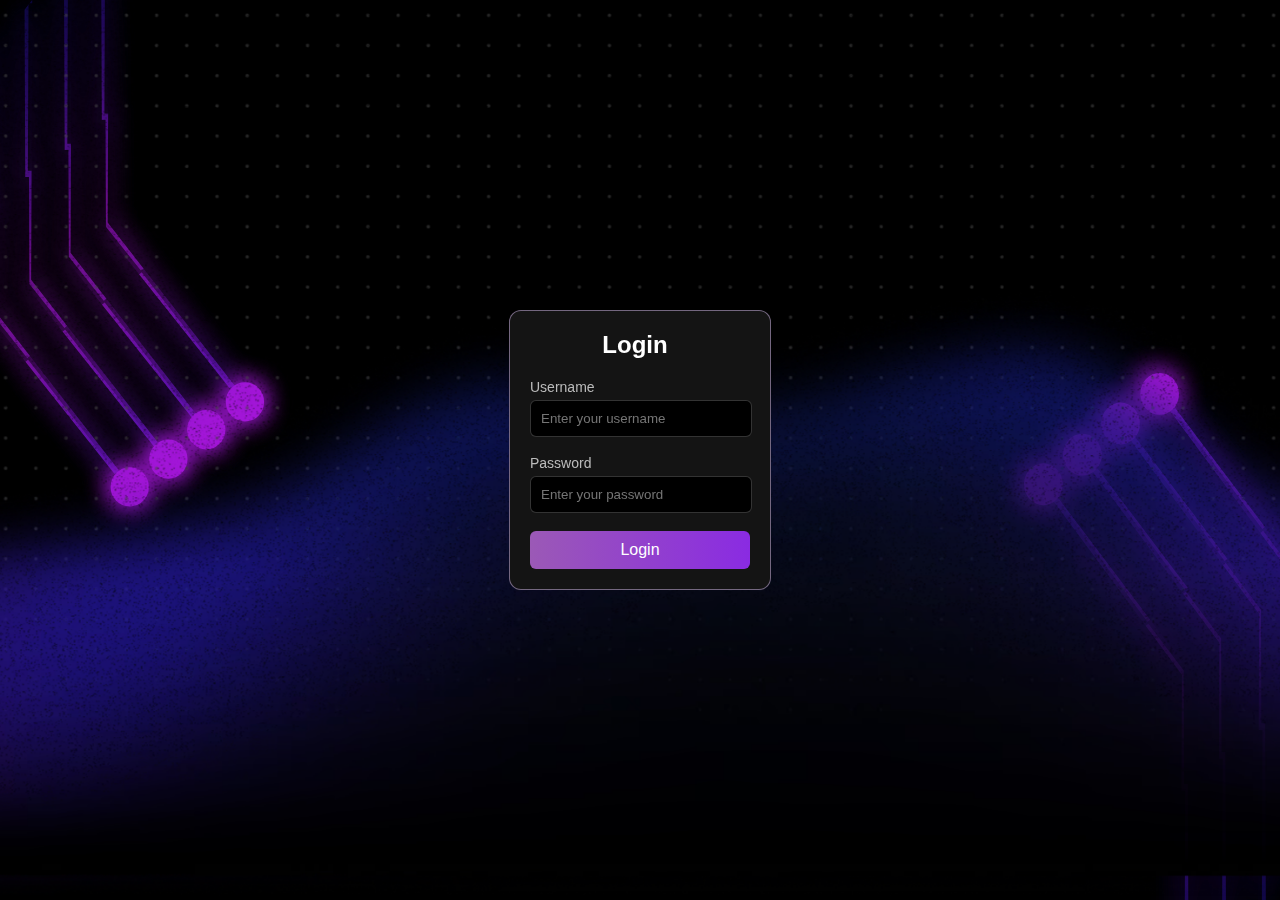
<file: Admin_/index.html>
<!DOCTYPE html>
<html lang="en">
  <head>
    <meta charset="UTF-8" />
    <meta name="viewport" content="width=device-width, initial-scale=1.0" />
    <title>ONE-M</title>
    <!-- <link rel="stylesheet" href="style.css" /> -->
    <link rel="stylesheet" href="login.css" />
  </head>
  <body>
    <img class="background" src="background.avif" alt="" />

    <svg
      xmlns:xlink="http://www.w3.org/1999/xlink"
      xmlns="http://www.w3.org/2000/svg"
      xmlns:svg="http://www.w3.org/2000/svg"
      width="100vw"
      height="100vh"
      viewBox="100 100 1720 880"
      version="1.1"
      id="svg1"
      style="z-index: -1; position: fixed"
    >
      <defs id="defs1">
        <linearGradient
          xlink:href="#linearGradient83"
          id="linearGradient84"
          x1="101.11411"
          y1="341.37445"
          x2="276.51791"
          y2="266.91995"
          gradientUnits="userSpaceOnUse"
        />
        <linearGradient id="linearGradient83">
          <stop
            style="stop-color: rgb(162, 22, 215); stop-opacity: 1"
            offset="0"
            id="stop83"
          />
          <stop
            style="stop-color: rgb(0, 29, 255); stop-opacity: 0"
            offset="1"
            id="stop84"
          />
        </linearGradient>
        <linearGradient
          xlink:href="#linearGradient78"
          id="linearGradient79"
          x1="93.540138"
          y1="304.14713"
          x2="284.09183"
          y2="304.14713"
          gradientUnits="userSpaceOnUse"
        />
        <linearGradient id="linearGradient78">
          <stop
            style="stop-color: #000000; stop-opacity: 1"
            offset="0"
            id="stop78"
          />
          <stop
            style="stop-color: #000000; stop-opacity: 0"
            offset="1"
            id="stop79"
          />
        </linearGradient>
        <linearGradient
          xlink:href="#linearGradient83"
          id="linearGradient85"
          gradientUnits="userSpaceOnUse"
          x1="101.11411"
          y1="341.37445"
          x2="276.51791"
          y2="266.91995"
          gradientTransform="translate(49.872674,-40.521548)"
        />
        <linearGradient
          xlink:href="#linearGradient78"
          id="linearGradient86"
          gradientUnits="userSpaceOnUse"
          x1="93.540138"
          y1="304.14713"
          x2="284.09183"
          y2="304.14713"
          gradientTransform="translate(49.872674,-40.521548)"
        />
        <linearGradient
          xlink:href="#linearGradient83"
          id="linearGradient21"
          gradientUnits="userSpaceOnUse"
          x1="101.11411"
          y1="341.37445"
          x2="276.51791"
          y2="266.91995"
        />
        <linearGradient
          xlink:href="#linearGradient78"
          id="linearGradient22"
          gradientUnits="userSpaceOnUse"
          x1="93.540138"
          y1="304.14713"
          x2="284.09183"
          y2="304.14713"
        />
        <linearGradient
          xlink:href="#linearGradient83"
          id="linearGradient23"
          gradientUnits="userSpaceOnUse"
          gradientTransform="translate(49.872674,-40.521548)"
          x1="101.11411"
          y1="341.37445"
          x2="276.51791"
          y2="266.91995"
        />
        <linearGradient
          xlink:href="#linearGradient78"
          id="linearGradient24"
          gradientUnits="userSpaceOnUse"
          gradientTransform="translate(49.872674,-40.521548)"
          x1="93.540138"
          y1="304.14713"
          x2="284.09183"
          y2="304.14713"
        />
        <linearGradient
          xlink:href="#linearGradient83"
          id="linearGradient84-5"
          x1="101.11411"
          y1="341.37445"
          x2="276.51791"
          y2="266.91995"
          gradientUnits="userSpaceOnUse"
        />
        <linearGradient
          xlink:href="#linearGradient78"
          id="linearGradient79-4"
          x1="93.540138"
          y1="304.14713"
          x2="284.09183"
          y2="304.14713"
          gradientUnits="userSpaceOnUse"
        />
        <linearGradient
          xlink:href="#linearGradient83"
          id="linearGradient25"
          gradientUnits="userSpaceOnUse"
          x1="101.11411"
          y1="341.37445"
          x2="276.51791"
          y2="266.91995"
        />
        <linearGradient
          xlink:href="#linearGradient78"
          id="linearGradient26"
          gradientUnits="userSpaceOnUse"
          x1="93.540138"
          y1="304.14713"
          x2="284.09183"
          y2="304.14713"
        />
        <linearGradient
          xlink:href="#linearGradient83"
          id="linearGradient27"
          gradientUnits="userSpaceOnUse"
          gradientTransform="translate(49.872674,-40.521548)"
          x1="101.11411"
          y1="341.37445"
          x2="276.51791"
          y2="266.91995"
        />
        <linearGradient
          xlink:href="#linearGradient78"
          id="linearGradient28"
          gradientUnits="userSpaceOnUse"
          gradientTransform="translate(49.872674,-40.521548)"
          x1="93.540138"
          y1="304.14713"
          x2="284.09183"
          y2="304.14713"
        />
        <linearGradient
          xlink:href="#linearGradient83"
          id="linearGradient29"
          gradientUnits="userSpaceOnUse"
          gradientTransform="translate(49.872674,-40.521548)"
          x1="101.11411"
          y1="341.37445"
          x2="276.51791"
          y2="266.91995"
        />
        <linearGradient
          xlink:href="#linearGradient78"
          id="linearGradient30"
          gradientUnits="userSpaceOnUse"
          gradientTransform="translate(49.872674,-40.521548)"
          x1="93.540138"
          y1="304.14713"
          x2="284.09183"
          y2="304.14713"
        />
        <filter
          style="color-interpolation-filters: sRGB"
          id="filter34"
          x="-0.1158744"
          y="-0.0580979"
          width="1.2304017"
          height="1.1142633"
        >
          <feGaussianBlur stdDeviation="17.736167" id="feGaussianBlur34" />
        </filter>
        <linearGradient
          xlink:href="#linearGradient83"
          id="linearGradient42"
          gradientUnits="userSpaceOnUse"
          x1="101.11411"
          y1="341.37445"
          x2="276.51791"
          y2="266.91995"
        />
        <linearGradient
          xlink:href="#linearGradient78"
          id="linearGradient43"
          gradientUnits="userSpaceOnUse"
          x1="93.540138"
          y1="304.14713"
          x2="284.09183"
          y2="304.14713"
        />
        <linearGradient
          xlink:href="#linearGradient83"
          id="linearGradient44"
          gradientUnits="userSpaceOnUse"
          gradientTransform="translate(49.872674,-40.521548)"
          x1="101.11411"
          y1="341.37445"
          x2="276.51791"
          y2="266.91995"
        />
        <linearGradient
          xlink:href="#linearGradient78"
          id="linearGradient45"
          gradientUnits="userSpaceOnUse"
          gradientTransform="translate(49.872674,-40.521548)"
          x1="93.540138"
          y1="304.14713"
          x2="284.09183"
          y2="304.14713"
        />
        <linearGradient
          xlink:href="#linearGradient83"
          id="linearGradient46"
          gradientUnits="userSpaceOnUse"
          x1="101.11411"
          y1="341.37445"
          x2="276.51791"
          y2="266.91995"
        />
        <linearGradient
          xlink:href="#linearGradient78"
          id="linearGradient47"
          gradientUnits="userSpaceOnUse"
          x1="93.540138"
          y1="304.14713"
          x2="284.09183"
          y2="304.14713"
        />
        <linearGradient
          xlink:href="#linearGradient83"
          id="linearGradient48"
          gradientUnits="userSpaceOnUse"
          gradientTransform="translate(49.872674,-40.521548)"
          x1="101.11411"
          y1="341.37445"
          x2="276.51791"
          y2="266.91995"
        />
        <linearGradient
          xlink:href="#linearGradient78"
          id="linearGradient49"
          gradientUnits="userSpaceOnUse"
          gradientTransform="translate(49.872674,-40.521548)"
          x1="93.540138"
          y1="304.14713"
          x2="284.09183"
          y2="304.14713"
        />
        <filter
          style="color-interpolation-filters: sRGB"
          id="filter49"
          x="-0.11919681"
          y="-0.059727246"
          width="1.2370465"
          height="1.117522"
        >
          <feGaussianBlur stdDeviation="18.250691" id="feGaussianBlur49" />
        </filter>
        <linearGradient
          xlink:href="#linearGradient83"
          id="linearGradient2"
          gradientUnits="userSpaceOnUse"
          x1="101.11411"
          y1="341.37445"
          x2="276.51791"
          y2="266.91995"
        />
        <linearGradient
          xlink:href="#linearGradient78"
          id="linearGradient3"
          gradientUnits="userSpaceOnUse"
          x1="93.540138"
          y1="304.14713"
          x2="284.09183"
          y2="304.14713"
        />
        <linearGradient
          xlink:href="#linearGradient83"
          id="linearGradient4"
          gradientUnits="userSpaceOnUse"
          gradientTransform="translate(49.872674,-40.521548)"
          x1="101.11411"
          y1="341.37445"
          x2="276.51791"
          y2="266.91995"
        />
        <linearGradient
          xlink:href="#linearGradient78"
          id="linearGradient5"
          gradientUnits="userSpaceOnUse"
          gradientTransform="translate(49.872674,-40.521548)"
          x1="93.540138"
          y1="304.14713"
          x2="284.09183"
          y2="304.14713"
        />
        <linearGradient
          xlink:href="#linearGradient83"
          id="linearGradient6"
          gradientUnits="userSpaceOnUse"
          x1="101.11411"
          y1="341.37445"
          x2="276.51791"
          y2="266.91995"
        />
        <linearGradient
          xlink:href="#linearGradient78"
          id="linearGradient7"
          gradientUnits="userSpaceOnUse"
          x1="93.540138"
          y1="304.14713"
          x2="284.09183"
          y2="304.14713"
        />
        <linearGradient
          xlink:href="#linearGradient83"
          id="linearGradient8"
          gradientUnits="userSpaceOnUse"
          gradientTransform="translate(49.872674,-40.521548)"
          x1="101.11411"
          y1="341.37445"
          x2="276.51791"
          y2="266.91995"
        />
        <linearGradient
          xlink:href="#linearGradient78"
          id="linearGradient9"
          gradientUnits="userSpaceOnUse"
          gradientTransform="translate(49.872674,-40.521548)"
          x1="93.540138"
          y1="304.14713"
          x2="284.09183"
          y2="304.14713"
        />
        <linearGradient
          xlink:href="#linearGradient83"
          id="linearGradient10"
          gradientUnits="userSpaceOnUse"
          x1="101.11411"
          y1="341.37445"
          x2="276.51791"
          y2="266.91995"
        />
        <linearGradient
          xlink:href="#linearGradient78"
          id="linearGradient11"
          gradientUnits="userSpaceOnUse"
          x1="93.540138"
          y1="304.14713"
          x2="284.09183"
          y2="304.14713"
        />
        <linearGradient
          xlink:href="#linearGradient83"
          id="linearGradient12"
          gradientUnits="userSpaceOnUse"
          gradientTransform="translate(49.872674,-40.521548)"
          x1="101.11411"
          y1="341.37445"
          x2="276.51791"
          y2="266.91995"
        />
        <linearGradient
          xlink:href="#linearGradient78"
          id="linearGradient13"
          gradientUnits="userSpaceOnUse"
          gradientTransform="translate(49.872674,-40.521548)"
          x1="93.540138"
          y1="304.14713"
          x2="284.09183"
          y2="304.14713"
        />
        <linearGradient
          xlink:href="#linearGradient83"
          id="linearGradient14"
          gradientUnits="userSpaceOnUse"
          x1="101.11411"
          y1="341.37445"
          x2="276.51791"
          y2="266.91995"
        />
        <linearGradient
          xlink:href="#linearGradient78"
          id="linearGradient15"
          gradientUnits="userSpaceOnUse"
          x1="93.540138"
          y1="304.14713"
          x2="284.09183"
          y2="304.14713"
        />
        <linearGradient
          xlink:href="#linearGradient83"
          id="linearGradient16"
          gradientUnits="userSpaceOnUse"
          gradientTransform="translate(49.872674,-40.521548)"
          x1="101.11411"
          y1="341.37445"
          x2="276.51791"
          y2="266.91995"
        />
        <linearGradient
          xlink:href="#linearGradient78"
          id="linearGradient17"
          gradientUnits="userSpaceOnUse"
          gradientTransform="translate(49.872674,-40.521548)"
          x1="93.540138"
          y1="304.14713"
          x2="284.09183"
          y2="304.14713"
        />
        <linearGradient
          xlink:href="#linearGradient83"
          id="linearGradient18"
          gradientUnits="userSpaceOnUse"
          x1="101.11411"
          y1="341.37445"
          x2="276.51791"
          y2="266.91995"
        />
        <linearGradient
          xlink:href="#linearGradient78"
          id="linearGradient19"
          gradientUnits="userSpaceOnUse"
          x1="93.540138"
          y1="304.14713"
          x2="284.09183"
          y2="304.14713"
        />
        <linearGradient
          xlink:href="#linearGradient83"
          id="linearGradient20"
          gradientUnits="userSpaceOnUse"
          gradientTransform="translate(49.872674,-40.521548)"
          x1="101.11411"
          y1="341.37445"
          x2="276.51791"
          y2="266.91995"
        />
        <linearGradient
          xlink:href="#linearGradient78"
          id="linearGradient31"
          gradientUnits="userSpaceOnUse"
          gradientTransform="translate(49.872674,-40.521548)"
          x1="93.540138"
          y1="304.14713"
          x2="284.09183"
          y2="304.14713"
        />
        <linearGradient
          xlink:href="#linearGradient83"
          id="linearGradient32"
          gradientUnits="userSpaceOnUse"
          x1="101.11411"
          y1="341.37445"
          x2="276.51791"
          y2="266.91995"
        />
        <linearGradient
          xlink:href="#linearGradient78"
          id="linearGradient33"
          gradientUnits="userSpaceOnUse"
          x1="93.540138"
          y1="304.14713"
          x2="284.09183"
          y2="304.14713"
        />
        <linearGradient
          xlink:href="#linearGradient83"
          id="linearGradient34"
          gradientUnits="userSpaceOnUse"
          gradientTransform="translate(49.872674,-40.521548)"
          x1="101.11411"
          y1="341.37445"
          x2="276.51791"
          y2="266.91995"
        />
        <linearGradient
          xlink:href="#linearGradient78"
          id="linearGradient35"
          gradientUnits="userSpaceOnUse"
          gradientTransform="translate(49.872674,-40.521548)"
          x1="93.540138"
          y1="304.14713"
          x2="284.09183"
          y2="304.14713"
        />
        <linearGradient id="flowGradient" x1="0%" y1="0%" x2="100%" y2="0%">
          <stop offset="0%" stop-color="#a216d7">
            <animate
              attributeName="offset"
              values="-0.5;1.5"
              dur="2s"
              repeatCount="indefinite"
            />
          </stop>
          <stop offset="50%" stop-color="#00ffff">
            <animate
              attributeName="offset"
              values="0;1"
              dur="2s"
              repeatCount="indefinite"
            />
          </stop>
          <stop offset="100%" stop-color="#001dff">
            <animate
              attributeName="offset"
              values="0.5;1.5"
              dur="2s"
              repeatCount="indefinite"
            />
          </stop>
        </linearGradient>
      </defs>
      <g id="layer1">
        <g id="g95" transform="translate(91.995769,-95.421984)">
          <path
            stroke="url(#flowGradient)"
            style="
              fill: url(#linearGradient2);
              fill-opacity: 1;
              stroke: url(#linearGradient3);
              stroke-opacity: 1;
            "
            d="M 94.040816,7.3469388 95.510204,377.63265 283.59184,614.20408 v -11.7551 L 102.85714,370.28571 104.32653,-5.877551 Z"
            id="path1"
            transform="translate(-102.86239,76.887039)"
          />
          <path
            stroke="url(#flowGradient)"
            style="
              fill: url(#linearGradient4);
              fill-opacity: 1;
              stroke: url(#linearGradient5);
              stroke-opacity: 1;
            "
            d="m 143.91349,-33.174609 1.46939,370.285709 188.08163,236.57143 v -11.7551 L 152.72981,329.76416 154.1992,-46.399099 Z"
            id="path84"
            transform="translate(-102.86239,76.887039)"
          />
          <ellipse
            style="fill: #a216d7; fill-opacity: 1"
            id="path2"
            cx="285.18729"
            cy="608.14825"
            rx="25.714285"
            ry="26.44898"
            transform="translate(-102.86239,76.887039)"
          />
          <ellipse
            style="fill: #a216d7; fill-opacity: 1"
            id="ellipse84"
            cx="337.138"
            cy="570.74377"
            rx="25.714285"
            ry="26.44898"
            transform="translate(-102.86239,76.887039)"
          />
          <path
            stroke="url(#flowGradient)"
            style="
              fill: url(#linearGradient6);
              fill-opacity: 1;
              stroke: url(#linearGradient7);
              stroke-opacity: 1;
            "
            d="M 94.040816,7.3469388 95.510204,377.63265 283.59184,614.20408 v -11.7551 L 102.85714,370.28571 104.32653,-5.877551 Z"
            id="path90"
          />
          <path
            stroke="url(#flowGradient)"
            style="
              fill: url(#linearGradient8);
              fill-opacity: 1;
              stroke: url(#linearGradient9);
              stroke-opacity: 1;
            "
            d="m 143.91349,-33.174609 1.46939,370.285709 188.08163,236.57143 v -11.7551 L 152.72981,329.76416 154.1992,-46.399099 Z"
            id="path91"
          />
          <ellipse
            style="fill: #a216d7; fill-opacity: 1"
            id="ellipse91"
            cx="285.18729"
            cy="608.14825"
            rx="25.714285"
            ry="26.44898"
          />
          <ellipse
            style="fill: #a216d7; fill-opacity: 1"
            id="ellipse92"
            cx="337.138"
            cy="570.74377"
            rx="25.714285"
            ry="26.44898"
          />
        </g>
        <g
          id="g95-0"
          transform="matrix(-1.0095298,0,0,-1.0628209,1842.353,1192.6554)"
        >
          <path
            stroke="url(#flowGradient)"
            style="
              fill: url(#linearGradient25);
              fill-opacity: 1;
              stroke: url(#linearGradient26);
              stroke-opacity: 1;
            "
            d="M 94.040816,7.3469388 95.510204,377.63265 283.59184,614.20408 v -11.7551 L 102.85714,370.28571 104.32653,-5.877551 Z"
            id="path1-1"
            transform="translate(-102.86239,76.887039)"
          />
          <path
            stroke="url(#flowGradient)"
            style="
              fill: url(#linearGradient27);
              fill-opacity: 1;
              stroke: url(#linearGradient28);
              stroke-opacity: 1;
            "
            d="m 143.91349,-33.174609 1.46939,370.285709 188.08163,236.57143 v -11.7551 L 152.72981,329.76416 154.1992,-46.399099 Z"
            id="path84-4"
            transform="translate(-102.86239,76.887039)"
          />
          <ellipse
            style="fill: #a216d7; fill-opacity: 1"
            id="path2-6"
            cx="285.18729"
            cy="608.14825"
            rx="25.714285"
            ry="26.44898"
            transform="translate(-102.86239,76.887039)"
          />
          <ellipse
            style="fill: #a216d7; fill-opacity: 1"
            id="ellipse84-0"
            cx="337.138"
            cy="570.74377"
            rx="25.714285"
            ry="26.44898"
            transform="translate(-102.86239,76.887039)"
          />
          <path
            stroke="url(#flowGradient)"
            style="
              fill: url(#linearGradient84-5);
              fill-opacity: 1;
              stroke: url(#linearGradient79-4);
              stroke-opacity: 1;
            "
            d="M 94.040816,7.3469388 95.510204,377.63265 283.59184,614.20408 v -11.7551 L 102.85714,370.28571 104.32653,-5.877551 Z"
            id="path90-7"
          />
          <path
            stroke="url(#flowGradient)"
            style="
              fill: url(#linearGradient29);
              fill-opacity: 1;
              stroke: url(#linearGradient30);
              stroke-opacity: 1;
            "
            d="m 143.91349,-33.174609 1.46939,370.285709 188.08163,236.57143 v -11.7551 L 152.72981,329.76416 154.1992,-46.399099 Z"
            id="path91-1"
          />
          <ellipse
            style="fill: #a216d7; fill-opacity: 1"
            id="ellipse91-7"
            cx="285.18729"
            cy="608.14825"
            rx="25.714285"
            ry="26.44898"
          />
          <ellipse
            style="fill: #a216d7; fill-opacity: 1"
            id="ellipse92-7"
            cx="337.138"
            cy="570.74377"
            rx="25.714285"
            ry="26.44898"
          />
        </g>
        <g
          id="g34"
          transform="translate(91.995769,-95.421984)"
          style="filter: url(#filter34)"
        >
          <path
            stroke="url(#flowGradient)"
            style="
              fill: url(#linearGradient10);
              fill-opacity: 1;
              stroke: url(#linearGradient11);
              stroke-opacity: 1;
            "
            d="M 94.040816,7.3469388 95.510204,377.63265 283.59184,614.20408 v -11.7551 L 102.85714,370.28571 104.32653,-5.877551 Z"
            id="path30"
            transform="translate(-102.86239,76.887039)"
          />
          <path
            stroke="url(#flowGradient)"
            style="
              fill: url(#linearGradient12);
              fill-opacity: 1;
              stroke: url(#linearGradient13);
              stroke-opacity: 1;
            "
            d="m 143.91349,-33.174609 1.46939,370.285709 188.08163,236.57143 v -11.7551 L 152.72981,329.76416 154.1992,-46.399099 Z"
            id="path31"
            transform="translate(-102.86239,76.887039)"
          />
          <ellipse
            style="fill: #a216d7; fill-opacity: 1"
            id="ellipse31"
            cx="285.18729"
            cy="608.14825"
            rx="25.714285"
            ry="26.44898"
            transform="translate(-102.86239,76.887039)"
          />
          <ellipse
            style="fill: #a216d7; fill-opacity: 1"
            id="ellipse32"
            cx="337.138"
            cy="570.74377"
            rx="25.714285"
            ry="26.44898"
            transform="translate(-102.86239,76.887039)"
          />
          <path
            stroke="url(#flowGradient)"
            style="
              fill: url(#linearGradient14);
              fill-opacity: 1;
              stroke: url(#linearGradient15);
              stroke-opacity: 1;
            "
            d="M 94.040816,7.3469388 95.510204,377.63265 283.59184,614.20408 v -11.7551 L 102.85714,370.28571 104.32653,-5.877551 Z"
            id="path32"
          />
          <path
            stroke="url(#flowGradient)"
            style="
              fill: url(#linearGradient16);
              fill-opacity: 1;
              stroke: url(#linearGradient17);
              stroke-opacity: 1;
            "
            d="m 143.91349,-33.174609 1.46939,370.285709 188.08163,236.57143 v -11.7551 L 152.72981,329.76416 154.1992,-46.399099 Z"
            id="path33"
          />
          <ellipse
            style="fill: #a216d7; fill-opacity: 1"
            id="ellipse33"
            cx="285.18729"
            cy="608.14825"
            rx="25.714285"
            ry="26.44898"
          />
          <ellipse
            style="fill: #a216d7; fill-opacity: 1"
            id="ellipse34"
            cx="337.138"
            cy="570.74377"
            rx="25.714285"
            ry="26.44898"
          />
        </g>
        <g
          id="g38"
          transform="translate(91.995769,-95.421984)"
          style="filter: url(#filter34)"
        >
          <path
            stroke="url(#flowGradient)"
            style="
              fill: url(#linearGradient21);
              fill-opacity: 1;
              stroke: url(#linearGradient22);
              stroke-opacity: 1;
            "
            d="M 94.040816,7.3469388 95.510204,377.63265 283.59184,614.20408 v -11.7551 L 102.85714,370.28571 104.32653,-5.877551 Z"
            id="path34"
            transform="translate(-102.86239,76.887039)"
          />
          <path
            stroke="url(#flowGradient)"
            style="
              fill: url(#linearGradient23);
              fill-opacity: 1;
              stroke: url(#linearGradient24);
              stroke-opacity: 1;
            "
            d="m 143.91349,-33.174609 1.46939,370.285709 188.08163,236.57143 v -11.7551 L 152.72981,329.76416 154.1992,-46.399099 Z"
            id="path35"
            transform="translate(-102.86239,76.887039)"
          />
          <ellipse
            style="fill: #a216d7; fill-opacity: 1"
            id="ellipse35"
            cx="285.18729"
            cy="608.14825"
            rx="25.714285"
            ry="26.44898"
            transform="translate(-102.86239,76.887039)"
          />
          <ellipse
            style="fill: #a216d7; fill-opacity: 1"
            id="ellipse36"
            cx="337.138"
            cy="570.74377"
            rx="25.714285"
            ry="26.44898"
            transform="translate(-102.86239,76.887039)"
          />
          <path
            stroke="url(#flowGradient)"
            style="
              fill: url(#linearGradient84);
              fill-opacity: 1;
              stroke: url(#linearGradient79);
              stroke-opacity: 1;
            "
            d="M 94.040816,7.3469388 95.510204,377.63265 283.59184,614.20408 v -11.7551 L 102.85714,370.28571 104.32653,-5.877551 Z"
            id="path36"
          />
          <path
            stroke="url(#flowGradient)"
            style="
              fill: url(#linearGradient85);
              fill-opacity: 1;
              stroke: url(#linearGradient86);
              stroke-opacity: 1;
            "
            d="m 143.91349,-33.174609 1.46939,370.285709 188.08163,236.57143 v -11.7551 L 152.72981,329.76416 154.1992,-46.399099 Z"
            id="path37"
          />
          <ellipse
            style="fill: #a216d7; fill-opacity: 1"
            id="ellipse37"
            cx="285.18729"
            cy="608.14825"
            rx="25.714285"
            ry="26.44898"
          />
          <ellipse
            style="fill: #a216d7; fill-opacity: 1"
            id="ellipse38"
            cx="337.138"
            cy="570.74377"
            rx="25.714285"
            ry="26.44898"
          />
        </g>
        <g
          id="g42"
          transform="matrix(-1.0095298,0,0,-1.0628209,1839.4142,1192.6554)"
          style="filter: url(#filter49)"
        >
          <path
            stroke="url(#flowGradient)"
            style="
              fill: url(#linearGradient18);
              fill-opacity: 1;
              stroke: url(#linearGradient19);
              stroke-opacity: 1;
            "
            d="M 94.040816,7.3469388 95.510204,377.63265 283.59184,614.20408 v -11.7551 L 102.85714,370.28571 104.32653,-5.877551 Z"
            id="path38"
            transform="translate(-102.86239,76.887039)"
          />
          <path
            stroke="url(#flowGradient)"
            style="
              fill: url(#linearGradient20);
              fill-opacity: 1;
              stroke: url(#linearGradient31);
              stroke-opacity: 1;
            "
            d="m 143.91349,-33.174609 1.46939,370.285709 188.08163,236.57143 v -11.7551 L 152.72981,329.76416 154.1992,-46.399099 Z"
            id="path39"
            transform="translate(-102.86239,76.887039)"
          />
          <ellipse
            style="fill: #a216d7; fill-opacity: 1"
            id="ellipse39"
            cx="285.18729"
            cy="608.14825"
            rx="25.714285"
            ry="26.44898"
            transform="translate(-102.86239,76.887039)"
          />
          <ellipse
            style="fill: #a216d7; fill-opacity: 1"
            id="ellipse40"
            cx="337.138"
            cy="570.74377"
            rx="25.714285"
            ry="26.44898"
            transform="translate(-102.86239,76.887039)"
          />
          <path
            stroke="url(#flowGradient)"
            style="
              fill: url(#linearGradient32);
              fill-opacity: 1;
              stroke: url(#linearGradient33);
              stroke-opacity: 1;
            "
            d="M 94.040816,7.3469388 95.510204,377.63265 283.59184,614.20408 v -11.7551 L 102.85714,370.28571 104.32653,-5.877551 Z"
            id="path40"
          />
          <path
            stroke="url(#flowGradient)"
            style="
              fill: url(#linearGradient34);
              fill-opacity: 1;
              stroke: url(#linearGradient35);
              stroke-opacity: 1;
            "
            d="m 143.91349,-33.174609 1.46939,370.285709 188.08163,236.57143 v -11.7551 L 152.72981,329.76416 154.1992,-46.399099 Z"
            id="path41"
          />
          <ellipse
            style="fill: #a216d7; fill-opacity: 1"
            id="ellipse41"
            cx="285.18729"
            cy="608.14825"
            rx="25.714285"
            ry="26.44898"
          />
          <ellipse
            style="fill: #a216d7; fill-opacity: 1"
            id="ellipse42"
            cx="337.138"
            cy="570.74377"
            rx="25.714285"
            ry="26.44898"
          />
        </g>
        <g
          id="g53"
          transform="matrix(-1.0095298,0,0,-1.0628209,1839.4142,1192.6554)"
          style="filter: url(#filter49)"
        >
          <path
            stroke="url(#flowGradient)"
            style="
              fill: url(#linearGradient42);
              fill-opacity: 1;
              stroke: url(#linearGradient43);
              stroke-opacity: 1;
            "
            d="M 94.040816,7.3469388 95.510204,377.63265 283.59184,614.20408 v -11.7551 L 102.85714,370.28571 104.32653,-5.877551 Z"
            id="path49"
            transform="translate(-102.86239,76.887039)"
          />
          <path
            stroke="url(#flowGradient)"
            style="
              fill: url(#linearGradient44);
              fill-opacity: 1;
              stroke: url(#linearGradient45);
              stroke-opacity: 1;
            "
            d="m 143.91349,-33.174609 1.46939,370.285709 188.08163,236.57143 v -11.7551 L 152.72981,329.76416 154.1992,-46.399099 Z"
            id="path50"
            transform="translate(-102.86239,76.887039)"
          />
          <ellipse
            style="fill: #a216d7; fill-opacity: 1"
            id="ellipse50"
            cx="285.18729"
            cy="608.14825"
            rx="25.714285"
            ry="26.44898"
            transform="translate(-102.86239,76.887039)"
          />
          <ellipse
            style="fill: #a216d7; fill-opacity: 1"
            id="ellipse51"
            cx="337.138"
            cy="570.74377"
            rx="25.714285"
            ry="26.44898"
            transform="translate(-102.86239,76.887039)"
          />
          <path
            stroke="url(#flowGradient)"
            style="
              fill: url(#linearGradient46);
              fill-opacity: 1;
              stroke: url(#linearGradient47);
              stroke-opacity: 1;
            "
            d="M 94.040816,7.3469388 95.510204,377.63265 283.59184,614.20408 v -11.7551 L 102.85714,370.28571 104.32653,-5.877551 Z"
            id="path51"
          />
          <path
            stroke="url(#flowGradient)"
            style="
              fill: url(#linearGradient48);
              fill-opacity: 1;
              stroke: url(#linearGradient49);
              stroke-opacity: 1;
            "
            d="m 143.91349,-33.174609 1.46939,370.285709 188.08163,236.57143 v -11.7551 L 152.72981,329.76416 154.1992,-46.399099 Z"
            id="path52"
          />
          <ellipse
            style="fill: #a216d7; fill-opacity: 1"
            id="ellipse52"
            cx="285.18729"
            cy="608.14825"
            rx="25.714285"
            ry="26.44898"
          />
          <ellipse
            style="fill: #a216d7; fill-opacity: 1"
            id="ellipse53"
            cx="337.138"
            cy="570.74377"
            rx="25.714285"
            ry="26.44898"
          />
        </g>
      </g>
    </svg>

    <div class="login-container">
      <div class="login-box">
        <h2>Login</h2>
        <div class="input-group">
          <label for="username">Username</label>
          <input type="text" id="username" placeholder="Enter your username" />
        </div>
        <div class="input-group">
          <label for="password">Password</label>
          <input
            type="password"
            id="password"
            placeholder="Enter your password"
          />
        </div>
        <button class="button">Login</button>
      </div>
    </div>
    <script defer src="script.js"></script>
  </body>
</html>
</file>
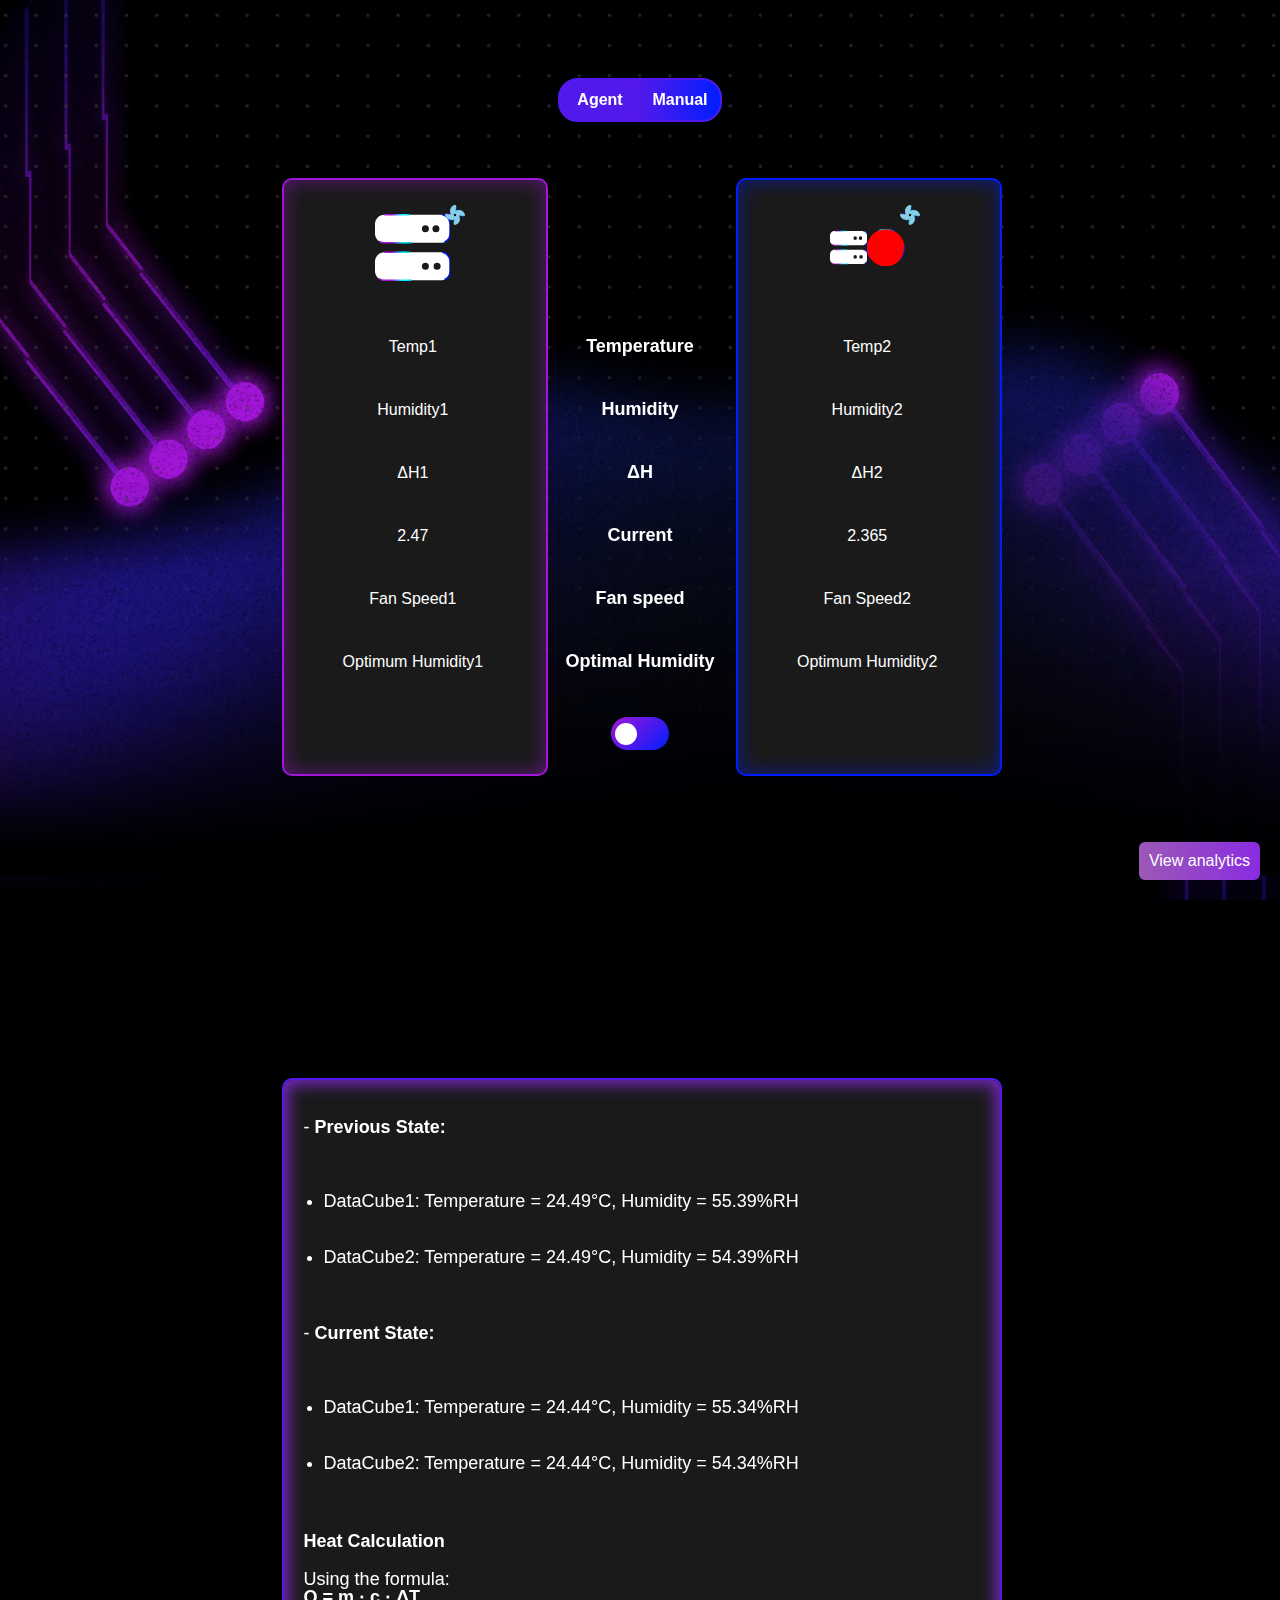
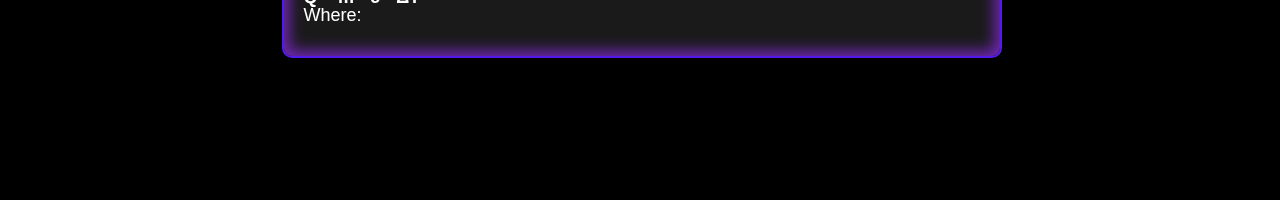
<file: Admin_/main.html>
<!DOCTYPE html>
<html lang="en">
  <head>
    <meta charset="UTF-8" />
    <meta name="viewport" content="width=device-width, initial-scale=1.0" />
    <title>ONE-M</title>
    <link rel="stylesheet" href="style.css" />
  </head>
  <body>
    <img class="background" src="background.avif" alt="" />
    <button class="analytics">View analytics</button>
    <svg
      xmlns:xlink="http://www.w3.org/1999/xlink"
      xmlns="http://www.w3.org/2000/svg"
      xmlns:svg="http://www.w3.org/2000/svg"
      width="100vw"
      height="100vh"
      viewBox="100 100 1720 880"
      version="1.1"
      id="svg1"
      style="z-index: -1; position: fixed"
    >
      <defs id="defs1">
        <linearGradient
          xlink:href="#linearGradient83"
          id="linearGradient84"
          x1="101.11411"
          y1="341.37445"
          x2="276.51791"
          y2="266.91995"
          gradientUnits="userSpaceOnUse"
        />
        <linearGradient id="linearGradient83">
          <stop
            style="stop-color: rgb(162, 22, 215); stop-opacity: 1"
            offset="0"
            id="stop83"
          />
          <stop
            style="stop-color: rgb(0, 29, 255); stop-opacity: 0"
            offset="1"
            id="stop84"
          />
        </linearGradient>
        <linearGradient
          xlink:href="#linearGradient78"
          id="linearGradient79"
          x1="93.540138"
          y1="304.14713"
          x2="284.09183"
          y2="304.14713"
          gradientUnits="userSpaceOnUse"
        />
        <linearGradient id="linearGradient78">
          <stop
            style="stop-color: #000000; stop-opacity: 1"
            offset="0"
            id="stop78"
          />
          <stop
            style="stop-color: #000000; stop-opacity: 0"
            offset="1"
            id="stop79"
          />
        </linearGradient>
        <linearGradient
          xlink:href="#linearGradient83"
          id="linearGradient85"
          gradientUnits="userSpaceOnUse"
          x1="101.11411"
          y1="341.37445"
          x2="276.51791"
          y2="266.91995"
          gradientTransform="translate(49.872674,-40.521548)"
        />
        <linearGradient
          xlink:href="#linearGradient78"
          id="linearGradient86"
          gradientUnits="userSpaceOnUse"
          x1="93.540138"
          y1="304.14713"
          x2="284.09183"
          y2="304.14713"
          gradientTransform="translate(49.872674,-40.521548)"
        />
        <linearGradient
          xlink:href="#linearGradient83"
          id="linearGradient21"
          gradientUnits="userSpaceOnUse"
          x1="101.11411"
          y1="341.37445"
          x2="276.51791"
          y2="266.91995"
        />
        <linearGradient
          xlink:href="#linearGradient78"
          id="linearGradient22"
          gradientUnits="userSpaceOnUse"
          x1="93.540138"
          y1="304.14713"
          x2="284.09183"
          y2="304.14713"
        />
        <linearGradient
          xlink:href="#linearGradient83"
          id="linearGradient23"
          gradientUnits="userSpaceOnUse"
          gradientTransform="translate(49.872674,-40.521548)"
          x1="101.11411"
          y1="341.37445"
          x2="276.51791"
          y2="266.91995"
        />
        <linearGradient
          xlink:href="#linearGradient78"
          id="linearGradient24"
          gradientUnits="userSpaceOnUse"
          gradientTransform="translate(49.872674,-40.521548)"
          x1="93.540138"
          y1="304.14713"
          x2="284.09183"
          y2="304.14713"
        />
        <linearGradient
          xlink:href="#linearGradient83"
          id="linearGradient84-5"
          x1="101.11411"
          y1="341.37445"
          x2="276.51791"
          y2="266.91995"
          gradientUnits="userSpaceOnUse"
        />
        <linearGradient
          xlink:href="#linearGradient78"
          id="linearGradient79-4"
          x1="93.540138"
          y1="304.14713"
          x2="284.09183"
          y2="304.14713"
          gradientUnits="userSpaceOnUse"
        />
        <linearGradient
          xlink:href="#linearGradient83"
          id="linearGradient25"
          gradientUnits="userSpaceOnUse"
          x1="101.11411"
          y1="341.37445"
          x2="276.51791"
          y2="266.91995"
        />
        <linearGradient
          xlink:href="#linearGradient78"
          id="linearGradient26"
          gradientUnits="userSpaceOnUse"
          x1="93.540138"
          y1="304.14713"
          x2="284.09183"
          y2="304.14713"
        />
        <linearGradient
          xlink:href="#linearGradient83"
          id="linearGradient27"
          gradientUnits="userSpaceOnUse"
          gradientTransform="translate(49.872674,-40.521548)"
          x1="101.11411"
          y1="341.37445"
          x2="276.51791"
          y2="266.91995"
        />
        <linearGradient
          xlink:href="#linearGradient78"
          id="linearGradient28"
          gradientUnits="userSpaceOnUse"
          gradientTransform="translate(49.872674,-40.521548)"
          x1="93.540138"
          y1="304.14713"
          x2="284.09183"
          y2="304.14713"
        />
        <linearGradient
          xlink:href="#linearGradient83"
          id="linearGradient29"
          gradientUnits="userSpaceOnUse"
          gradientTransform="translate(49.872674,-40.521548)"
          x1="101.11411"
          y1="341.37445"
          x2="276.51791"
          y2="266.91995"
        />
        <linearGradient
          xlink:href="#linearGradient78"
          id="linearGradient30"
          gradientUnits="userSpaceOnUse"
          gradientTransform="translate(49.872674,-40.521548)"
          x1="93.540138"
          y1="304.14713"
          x2="284.09183"
          y2="304.14713"
        />
        <filter
          style="color-interpolation-filters: sRGB"
          id="filter34"
          x="-0.1158744"
          y="-0.0580979"
          width="1.2304017"
          height="1.1142633"
        >
          <feGaussianBlur stdDeviation="17.736167" id="feGaussianBlur34" />
        </filter>
        <linearGradient
          xlink:href="#linearGradient83"
          id="linearGradient42"
          gradientUnits="userSpaceOnUse"
          x1="101.11411"
          y1="341.37445"
          x2="276.51791"
          y2="266.91995"
        />
        <linearGradient
          xlink:href="#linearGradient78"
          id="linearGradient43"
          gradientUnits="userSpaceOnUse"
          x1="93.540138"
          y1="304.14713"
          x2="284.09183"
          y2="304.14713"
        />
        <linearGradient
          xlink:href="#linearGradient83"
          id="linearGradient44"
          gradientUnits="userSpaceOnUse"
          gradientTransform="translate(49.872674,-40.521548)"
          x1="101.11411"
          y1="341.37445"
          x2="276.51791"
          y2="266.91995"
        />
        <linearGradient
          xlink:href="#linearGradient78"
          id="linearGradient45"
          gradientUnits="userSpaceOnUse"
          gradientTransform="translate(49.872674,-40.521548)"
          x1="93.540138"
          y1="304.14713"
          x2="284.09183"
          y2="304.14713"
        />
        <linearGradient
          xlink:href="#linearGradient83"
          id="linearGradient46"
          gradientUnits="userSpaceOnUse"
          x1="101.11411"
          y1="341.37445"
          x2="276.51791"
          y2="266.91995"
        />
        <linearGradient
          xlink:href="#linearGradient78"
          id="linearGradient47"
          gradientUnits="userSpaceOnUse"
          x1="93.540138"
          y1="304.14713"
          x2="284.09183"
          y2="304.14713"
        />
        <linearGradient
          xlink:href="#linearGradient83"
          id="linearGradient48"
          gradientUnits="userSpaceOnUse"
          gradientTransform="translate(49.872674,-40.521548)"
          x1="101.11411"
          y1="341.37445"
          x2="276.51791"
          y2="266.91995"
        />
        <linearGradient
          xlink:href="#linearGradient78"
          id="linearGradient49"
          gradientUnits="userSpaceOnUse"
          gradientTransform="translate(49.872674,-40.521548)"
          x1="93.540138"
          y1="304.14713"
          x2="284.09183"
          y2="304.14713"
        />
        <filter
          style="color-interpolation-filters: sRGB"
          id="filter49"
          x="-0.11919681"
          y="-0.059727246"
          width="1.2370465"
          height="1.117522"
        >
          <feGaussianBlur stdDeviation="18.250691" id="feGaussianBlur49" />
        </filter>
        <linearGradient
          xlink:href="#linearGradient83"
          id="linearGradient2"
          gradientUnits="userSpaceOnUse"
          x1="101.11411"
          y1="341.37445"
          x2="276.51791"
          y2="266.91995"
        />
        <linearGradient
          xlink:href="#linearGradient78"
          id="linearGradient3"
          gradientUnits="userSpaceOnUse"
          x1="93.540138"
          y1="304.14713"
          x2="284.09183"
          y2="304.14713"
        />
        <linearGradient
          xlink:href="#linearGradient83"
          id="linearGradient4"
          gradientUnits="userSpaceOnUse"
          gradientTransform="translate(49.872674,-40.521548)"
          x1="101.11411"
          y1="341.37445"
          x2="276.51791"
          y2="266.91995"
        />
        <linearGradient
          xlink:href="#linearGradient78"
          id="linearGradient5"
          gradientUnits="userSpaceOnUse"
          gradientTransform="translate(49.872674,-40.521548)"
          x1="93.540138"
          y1="304.14713"
          x2="284.09183"
          y2="304.14713"
        />
        <linearGradient
          xlink:href="#linearGradient83"
          id="linearGradient6"
          gradientUnits="userSpaceOnUse"
          x1="101.11411"
          y1="341.37445"
          x2="276.51791"
          y2="266.91995"
        />
        <linearGradient
          xlink:href="#linearGradient78"
          id="linearGradient7"
          gradientUnits="userSpaceOnUse"
          x1="93.540138"
          y1="304.14713"
          x2="284.09183"
          y2="304.14713"
        />
        <linearGradient
          xlink:href="#linearGradient83"
          id="linearGradient8"
          gradientUnits="userSpaceOnUse"
          gradientTransform="translate(49.872674,-40.521548)"
          x1="101.11411"
          y1="341.37445"
          x2="276.51791"
          y2="266.91995"
        />
        <linearGradient
          xlink:href="#linearGradient78"
          id="linearGradient9"
          gradientUnits="userSpaceOnUse"
          gradientTransform="translate(49.872674,-40.521548)"
          x1="93.540138"
          y1="304.14713"
          x2="284.09183"
          y2="304.14713"
        />
        <linearGradient
          xlink:href="#linearGradient83"
          id="linearGradient10"
          gradientUnits="userSpaceOnUse"
          x1="101.11411"
          y1="341.37445"
          x2="276.51791"
          y2="266.91995"
        />
        <linearGradient
          xlink:href="#linearGradient78"
          id="linearGradient11"
          gradientUnits="userSpaceOnUse"
          x1="93.540138"
          y1="304.14713"
          x2="284.09183"
          y2="304.14713"
        />
        <linearGradient
          xlink:href="#linearGradient83"
          id="linearGradient12"
          gradientUnits="userSpaceOnUse"
          gradientTransform="translate(49.872674,-40.521548)"
          x1="101.11411"
          y1="341.37445"
          x2="276.51791"
          y2="266.91995"
        />
        <linearGradient
          xlink:href="#linearGradient78"
          id="linearGradient13"
          gradientUnits="userSpaceOnUse"
          gradientTransform="translate(49.872674,-40.521548)"
          x1="93.540138"
          y1="304.14713"
          x2="284.09183"
          y2="304.14713"
        />
        <linearGradient
          xlink:href="#linearGradient83"
          id="linearGradient14"
          gradientUnits="userSpaceOnUse"
          x1="101.11411"
          y1="341.37445"
          x2="276.51791"
          y2="266.91995"
        />
        <linearGradient
          xlink:href="#linearGradient78"
          id="linearGradient15"
          gradientUnits="userSpaceOnUse"
          x1="93.540138"
          y1="304.14713"
          x2="284.09183"
          y2="304.14713"
        />
        <linearGradient
          xlink:href="#linearGradient83"
          id="linearGradient16"
          gradientUnits="userSpaceOnUse"
          gradientTransform="translate(49.872674,-40.521548)"
          x1="101.11411"
          y1="341.37445"
          x2="276.51791"
          y2="266.91995"
        />
        <linearGradient
          xlink:href="#linearGradient78"
          id="linearGradient17"
          gradientUnits="userSpaceOnUse"
          gradientTransform="translate(49.872674,-40.521548)"
          x1="93.540138"
          y1="304.14713"
          x2="284.09183"
          y2="304.14713"
        />
        <linearGradient
          xlink:href="#linearGradient83"
          id="linearGradient18"
          gradientUnits="userSpaceOnUse"
          x1="101.11411"
          y1="341.37445"
          x2="276.51791"
          y2="266.91995"
        />
        <linearGradient
          xlink:href="#linearGradient78"
          id="linearGradient19"
          gradientUnits="userSpaceOnUse"
          x1="93.540138"
          y1="304.14713"
          x2="284.09183"
          y2="304.14713"
        />
        <linearGradient
          xlink:href="#linearGradient83"
          id="linearGradient20"
          gradientUnits="userSpaceOnUse"
          gradientTransform="translate(49.872674,-40.521548)"
          x1="101.11411"
          y1="341.37445"
          x2="276.51791"
          y2="266.91995"
        />
        <linearGradient
          xlink:href="#linearGradient78"
          id="linearGradient31"
          gradientUnits="userSpaceOnUse"
          gradientTransform="translate(49.872674,-40.521548)"
          x1="93.540138"
          y1="304.14713"
          x2="284.09183"
          y2="304.14713"
        />
        <linearGradient
          xlink:href="#linearGradient83"
          id="linearGradient32"
          gradientUnits="userSpaceOnUse"
          x1="101.11411"
          y1="341.37445"
          x2="276.51791"
          y2="266.91995"
        />
        <linearGradient
          xlink:href="#linearGradient78"
          id="linearGradient33"
          gradientUnits="userSpaceOnUse"
          x1="93.540138"
          y1="304.14713"
          x2="284.09183"
          y2="304.14713"
        />
        <linearGradient
          xlink:href="#linearGradient83"
          id="linearGradient34"
          gradientUnits="userSpaceOnUse"
          gradientTransform="translate(49.872674,-40.521548)"
          x1="101.11411"
          y1="341.37445"
          x2="276.51791"
          y2="266.91995"
        />
        <linearGradient
          xlink:href="#linearGradient78"
          id="linearGradient35"
          gradientUnits="userSpaceOnUse"
          gradientTransform="translate(49.872674,-40.521548)"
          x1="93.540138"
          y1="304.14713"
          x2="284.09183"
          y2="304.14713"
        />
        <linearGradient id="flowGradient" x1="0%" y1="0%" x2="100%" y2="0%">
          <stop offset="0%" stop-color="#a216d7">
            <animate
              attributeName="offset"
              values="-0.5;1.5"
              dur="2s"
              repeatCount="indefinite"
            />
          </stop>
          <stop offset="50%" stop-color="#00ffff">
            <animate
              attributeName="offset"
              values="0;1"
              dur="2s"
              repeatCount="indefinite"
            />
          </stop>
          <stop offset="100%" stop-color="#001dff">
            <animate
              attributeName="offset"
              values="0.5;1.5"
              dur="2s"
              repeatCount="indefinite"
            />
          </stop>
        </linearGradient>
      </defs>
      <g id="layer1">
        <g id="g95" transform="translate(91.995769,-95.421984)">
          <path
            stroke="url(#flowGradient)"
            style="
              fill: url(#linearGradient2);
              fill-opacity: 1;
              stroke: url(#linearGradient3);
              stroke-opacity: 1;
            "
            d="M 94.040816,7.3469388 95.510204,377.63265 283.59184,614.20408 v -11.7551 L 102.85714,370.28571 104.32653,-5.877551 Z"
            id="path1"
            transform="translate(-102.86239,76.887039)"
          />
          <path
            stroke="url(#flowGradient)"
            style="
              fill: url(#linearGradient4);
              fill-opacity: 1;
              stroke: url(#linearGradient5);
              stroke-opacity: 1;
            "
            d="m 143.91349,-33.174609 1.46939,370.285709 188.08163,236.57143 v -11.7551 L 152.72981,329.76416 154.1992,-46.399099 Z"
            id="path84"
            transform="translate(-102.86239,76.887039)"
          />
          <ellipse
            style="fill: #a216d7; fill-opacity: 1"
            id="path2"
            cx="285.18729"
            cy="608.14825"
            rx="25.714285"
            ry="26.44898"
            transform="translate(-102.86239,76.887039)"
          />
          <ellipse
            style="fill: #a216d7; fill-opacity: 1"
            id="ellipse84"
            cx="337.138"
            cy="570.74377"
            rx="25.714285"
            ry="26.44898"
            transform="translate(-102.86239,76.887039)"
          />
          <path
            stroke="url(#flowGradient)"
            style="
              fill: url(#linearGradient6);
              fill-opacity: 1;
              stroke: url(#linearGradient7);
              stroke-opacity: 1;
            "
            d="M 94.040816,7.3469388 95.510204,377.63265 283.59184,614.20408 v -11.7551 L 102.85714,370.28571 104.32653,-5.877551 Z"
            id="path90"
          />
          <path
            stroke="url(#flowGradient)"
            style="
              fill: url(#linearGradient8);
              fill-opacity: 1;
              stroke: url(#linearGradient9);
              stroke-opacity: 1;
            "
            d="m 143.91349,-33.174609 1.46939,370.285709 188.08163,236.57143 v -11.7551 L 152.72981,329.76416 154.1992,-46.399099 Z"
            id="path91"
          />
          <ellipse
            style="fill: #a216d7; fill-opacity: 1"
            id="ellipse91"
            cx="285.18729"
            cy="608.14825"
            rx="25.714285"
            ry="26.44898"
          />
          <ellipse
            style="fill: #a216d7; fill-opacity: 1"
            id="ellipse92"
            cx="337.138"
            cy="570.74377"
            rx="25.714285"
            ry="26.44898"
          />
        </g>
        <g
          id="g95-0"
          transform="matrix(-1.0095298,0,0,-1.0628209,1842.353,1192.6554)"
        >
          <path
            stroke="url(#flowGradient)"
            style="
              fill: url(#linearGradient25);
              fill-opacity: 1;
              stroke: url(#linearGradient26);
              stroke-opacity: 1;
            "
            d="M 94.040816,7.3469388 95.510204,377.63265 283.59184,614.20408 v -11.7551 L 102.85714,370.28571 104.32653,-5.877551 Z"
            id="path1-1"
            transform="translate(-102.86239,76.887039)"
          />
          <path
            stroke="url(#flowGradient)"
            style="
              fill: url(#linearGradient27);
              fill-opacity: 1;
              stroke: url(#linearGradient28);
              stroke-opacity: 1;
            "
            d="m 143.91349,-33.174609 1.46939,370.285709 188.08163,236.57143 v -11.7551 L 152.72981,329.76416 154.1992,-46.399099 Z"
            id="path84-4"
            transform="translate(-102.86239,76.887039)"
          />
          <ellipse
            style="fill: #a216d7; fill-opacity: 1"
            id="path2-6"
            cx="285.18729"
            cy="608.14825"
            rx="25.714285"
            ry="26.44898"
            transform="translate(-102.86239,76.887039)"
          />
          <ellipse
            style="fill: #a216d7; fill-opacity: 1"
            id="ellipse84-0"
            cx="337.138"
            cy="570.74377"
            rx="25.714285"
            ry="26.44898"
            transform="translate(-102.86239,76.887039)"
          />
          <path
            stroke="url(#flowGradient)"
            style="
              fill: url(#linearGradient84-5);
              fill-opacity: 1;
              stroke: url(#linearGradient79-4);
              stroke-opacity: 1;
            "
            d="M 94.040816,7.3469388 95.510204,377.63265 283.59184,614.20408 v -11.7551 L 102.85714,370.28571 104.32653,-5.877551 Z"
            id="path90-7"
          />
          <path
            stroke="url(#flowGradient)"
            style="
              fill: url(#linearGradient29);
              fill-opacity: 1;
              stroke: url(#linearGradient30);
              stroke-opacity: 1;
            "
            d="m 143.91349,-33.174609 1.46939,370.285709 188.08163,236.57143 v -11.7551 L 152.72981,329.76416 154.1992,-46.399099 Z"
            id="path91-1"
          />
          <ellipse
            style="fill: #a216d7; fill-opacity: 1"
            id="ellipse91-7"
            cx="285.18729"
            cy="608.14825"
            rx="25.714285"
            ry="26.44898"
          />
          <ellipse
            style="fill: #a216d7; fill-opacity: 1"
            id="ellipse92-7"
            cx="337.138"
            cy="570.74377"
            rx="25.714285"
            ry="26.44898"
          />
        </g>
        <g
          id="g34"
          transform="translate(91.995769,-95.421984)"
          style="filter: url(#filter34)"
        >
          <path
            stroke="url(#flowGradient)"
            style="
              fill: url(#linearGradient10);
              fill-opacity: 1;
              stroke: url(#linearGradient11);
              stroke-opacity: 1;
            "
            d="M 94.040816,7.3469388 95.510204,377.63265 283.59184,614.20408 v -11.7551 L 102.85714,370.28571 104.32653,-5.877551 Z"
            id="path30"
            transform="translate(-102.86239,76.887039)"
          />
          <path
            stroke="url(#flowGradient)"
            style="
              fill: url(#linearGradient12);
              fill-opacity: 1;
              stroke: url(#linearGradient13);
              stroke-opacity: 1;
            "
            d="m 143.91349,-33.174609 1.46939,370.285709 188.08163,236.57143 v -11.7551 L 152.72981,329.76416 154.1992,-46.399099 Z"
            id="path31"
            transform="translate(-102.86239,76.887039)"
          />
          <ellipse
            style="fill: #a216d7; fill-opacity: 1"
            id="ellipse31"
            cx="285.18729"
            cy="608.14825"
            rx="25.714285"
            ry="26.44898"
            transform="translate(-102.86239,76.887039)"
          />
          <ellipse
            style="fill: #a216d7; fill-opacity: 1"
            id="ellipse32"
            cx="337.138"
            cy="570.74377"
            rx="25.714285"
            ry="26.44898"
            transform="translate(-102.86239,76.887039)"
          />
          <path
            stroke="url(#flowGradient)"
            style="
              fill: url(#linearGradient14);
              fill-opacity: 1;
              stroke: url(#linearGradient15);
              stroke-opacity: 1;
            "
            d="M 94.040816,7.3469388 95.510204,377.63265 283.59184,614.20408 v -11.7551 L 102.85714,370.28571 104.32653,-5.877551 Z"
            id="path32"
          />
          <path
            stroke="url(#flowGradient)"
            style="
              fill: url(#linearGradient16);
              fill-opacity: 1;
              stroke: url(#linearGradient17);
              stroke-opacity: 1;
            "
            d="m 143.91349,-33.174609 1.46939,370.285709 188.08163,236.57143 v -11.7551 L 152.72981,329.76416 154.1992,-46.399099 Z"
            id="path33"
          />
          <ellipse
            style="fill: #a216d7; fill-opacity: 1"
            id="ellipse33"
            cx="285.18729"
            cy="608.14825"
            rx="25.714285"
            ry="26.44898"
          />
          <ellipse
            style="fill: #a216d7; fill-opacity: 1"
            id="ellipse34"
            cx="337.138"
            cy="570.74377"
            rx="25.714285"
            ry="26.44898"
          />
        </g>
        <g
          id="g38"
          transform="translate(91.995769,-95.421984)"
          style="filter: url(#filter34)"
        >
          <path
            stroke="url(#flowGradient)"
            style="
              fill: url(#linearGradient21);
              fill-opacity: 1;
              stroke: url(#linearGradient22);
              stroke-opacity: 1;
            "
            d="M 94.040816,7.3469388 95.510204,377.63265 283.59184,614.20408 v -11.7551 L 102.85714,370.28571 104.32653,-5.877551 Z"
            id="path34"
            transform="translate(-102.86239,76.887039)"
          />
          <path
            stroke="url(#flowGradient)"
            style="
              fill: url(#linearGradient23);
              fill-opacity: 1;
              stroke: url(#linearGradient24);
              stroke-opacity: 1;
            "
            d="m 143.91349,-33.174609 1.46939,370.285709 188.08163,236.57143 v -11.7551 L 152.72981,329.76416 154.1992,-46.399099 Z"
            id="path35"
            transform="translate(-102.86239,76.887039)"
          />
          <ellipse
            style="fill: #a216d7; fill-opacity: 1"
            id="ellipse35"
            cx="285.18729"
            cy="608.14825"
            rx="25.714285"
            ry="26.44898"
            transform="translate(-102.86239,76.887039)"
          />
          <ellipse
            style="fill: #a216d7; fill-opacity: 1"
            id="ellipse36"
            cx="337.138"
            cy="570.74377"
            rx="25.714285"
            ry="26.44898"
            transform="translate(-102.86239,76.887039)"
          />
          <path
            stroke="url(#flowGradient)"
            style="
              fill: url(#linearGradient84);
              fill-opacity: 1;
              stroke: url(#linearGradient79);
              stroke-opacity: 1;
            "
            d="M 94.040816,7.3469388 95.510204,377.63265 283.59184,614.20408 v -11.7551 L 102.85714,370.28571 104.32653,-5.877551 Z"
            id="path36"
          />
          <path
            stroke="url(#flowGradient)"
            style="
              fill: url(#linearGradient85);
              fill-opacity: 1;
              stroke: url(#linearGradient86);
              stroke-opacity: 1;
            "
            d="m 143.91349,-33.174609 1.46939,370.285709 188.08163,236.57143 v -11.7551 L 152.72981,329.76416 154.1992,-46.399099 Z"
            id="path37"
          />
          <ellipse
            style="fill: #a216d7; fill-opacity: 1"
            id="ellipse37"
            cx="285.18729"
            cy="608.14825"
            rx="25.714285"
            ry="26.44898"
          />
          <ellipse
            style="fill: #a216d7; fill-opacity: 1"
            id="ellipse38"
            cx="337.138"
            cy="570.74377"
            rx="25.714285"
            ry="26.44898"
          />
        </g>
        <g
          id="g42"
          transform="matrix(-1.0095298,0,0,-1.0628209,1839.4142,1192.6554)"
          style="filter: url(#filter49)"
        >
          <path
            stroke="url(#flowGradient)"
            style="
              fill: url(#linearGradient18);
              fill-opacity: 1;
              stroke: url(#linearGradient19);
              stroke-opacity: 1;
            "
            d="M 94.040816,7.3469388 95.510204,377.63265 283.59184,614.20408 v -11.7551 L 102.85714,370.28571 104.32653,-5.877551 Z"
            id="path38"
            transform="translate(-102.86239,76.887039)"
          />
          <path
            stroke="url(#flowGradient)"
            style="
              fill: url(#linearGradient20);
              fill-opacity: 1;
              stroke: url(#linearGradient31);
              stroke-opacity: 1;
            "
            d="m 143.91349,-33.174609 1.46939,370.285709 188.08163,236.57143 v -11.7551 L 152.72981,329.76416 154.1992,-46.399099 Z"
            id="path39"
            transform="translate(-102.86239,76.887039)"
          />
          <ellipse
            style="fill: #a216d7; fill-opacity: 1"
            id="ellipse39"
            cx="285.18729"
            cy="608.14825"
            rx="25.714285"
            ry="26.44898"
            transform="translate(-102.86239,76.887039)"
          />
          <ellipse
            style="fill: #a216d7; fill-opacity: 1"
            id="ellipse40"
            cx="337.138"
            cy="570.74377"
            rx="25.714285"
            ry="26.44898"
            transform="translate(-102.86239,76.887039)"
          />
          <path
            stroke="url(#flowGradient)"
            style="
              fill: url(#linearGradient32);
              fill-opacity: 1;
              stroke: url(#linearGradient33);
              stroke-opacity: 1;
            "
            d="M 94.040816,7.3469388 95.510204,377.63265 283.59184,614.20408 v -11.7551 L 102.85714,370.28571 104.32653,-5.877551 Z"
            id="path40"
          />
          <path
            stroke="url(#flowGradient)"
            style="
              fill: url(#linearGradient34);
              fill-opacity: 1;
              stroke: url(#linearGradient35);
              stroke-opacity: 1;
            "
            d="m 143.91349,-33.174609 1.46939,370.285709 188.08163,236.57143 v -11.7551 L 152.72981,329.76416 154.1992,-46.399099 Z"
            id="path41"
          />
          <ellipse
            style="fill: #a216d7; fill-opacity: 1"
            id="ellipse41"
            cx="285.18729"
            cy="608.14825"
            rx="25.714285"
            ry="26.44898"
          />
          <ellipse
            style="fill: #a216d7; fill-opacity: 1"
            id="ellipse42"
            cx="337.138"
            cy="570.74377"
            rx="25.714285"
            ry="26.44898"
          />
        </g>
        <g
          id="g53"
          transform="matrix(-1.0095298,0,0,-1.0628209,1839.4142,1192.6554)"
          style="filter: url(#filter49)"
        >
          <path
            stroke="url(#flowGradient)"
            style="
              fill: url(#linearGradient42);
              fill-opacity: 1;
              stroke: url(#linearGradient43);
              stroke-opacity: 1;
            "
            d="M 94.040816,7.3469388 95.510204,377.63265 283.59184,614.20408 v -11.7551 L 102.85714,370.28571 104.32653,-5.877551 Z"
            id="path49"
            transform="translate(-102.86239,76.887039)"
          />
          <path
            stroke="url(#flowGradient)"
            style="
              fill: url(#linearGradient44);
              fill-opacity: 1;
              stroke: url(#linearGradient45);
              stroke-opacity: 1;
            "
            d="m 143.91349,-33.174609 1.46939,370.285709 188.08163,236.57143 v -11.7551 L 152.72981,329.76416 154.1992,-46.399099 Z"
            id="path50"
            transform="translate(-102.86239,76.887039)"
          />
          <ellipse
            style="fill: #a216d7; fill-opacity: 1"
            id="ellipse50"
            cx="285.18729"
            cy="608.14825"
            rx="25.714285"
            ry="26.44898"
            transform="translate(-102.86239,76.887039)"
          />
          <ellipse
            style="fill: #a216d7; fill-opacity: 1"
            id="ellipse51"
            cx="337.138"
            cy="570.74377"
            rx="25.714285"
            ry="26.44898"
            transform="translate(-102.86239,76.887039)"
          />
          <path
            stroke="url(#flowGradient)"
            style="
              fill: url(#linearGradient46);
              fill-opacity: 1;
              stroke: url(#linearGradient47);
              stroke-opacity: 1;
            "
            d="M 94.040816,7.3469388 95.510204,377.63265 283.59184,614.20408 v -11.7551 L 102.85714,370.28571 104.32653,-5.877551 Z"
            id="path51"
          />
          <path
            stroke="url(#flowGradient)"
            style="
              fill: url(#linearGradient48);
              fill-opacity: 1;
              stroke: url(#linearGradient49);
              stroke-opacity: 1;
            "
            d="m 143.91349,-33.174609 1.46939,370.285709 188.08163,236.57143 v -11.7551 L 152.72981,329.76416 154.1992,-46.399099 Z"
            id="path52"
          />
          <ellipse
            style="fill: #a216d7; fill-opacity: 1"
            id="ellipse52"
            cx="285.18729"
            cy="608.14825"
            rx="25.714285"
            ry="26.44898"
          />
          <ellipse
            style="fill: #a216d7; fill-opacity: 1"
            id="ellipse53"
            cx="337.138"
            cy="570.74377"
            rx="25.714285"
            ry="26.44898"
          />
        </g>
      </g>
    </svg>

    <div id="screen1">
      <div class="switch-container">
        <div class="switch-toggle" id="modeSwitch">
          <div class="switch-handle"></div>
          <span class="switch-option mode-agent">Agent</span>
          <span class="switch-option mode-manual">Manual</span>
        </div>
      </div>

      <div class="glowing-box box-midpoint" id="average_server"></div>

      <h1 id="temp_p" class="text_headers">Temperature</h1>
      <h1 id="hum_p" class="text_headers">Humidity</h1>
      <h1 id="heat_p" class="text_headers">&Delta;H</h1>
      <h1 id="cur_p" class="text_headers">Current</h1>
      <h1 id="power_p" class="text_headers">Fan speed</h1>
      <h1 id="opt_hum_p" class="text_headers">Optimal Humidity</h1>

      <div class="glowing-box box-purple" id="first_server"></div>

      <div id="server_container_s1">
        <!-- <img src="server.png" id="server_s1" alt="" /> -->
        <svg
          xmlns="http://www.w3.org/2000/svg"
          viewBox="0 0 512 512"
          id="server_s1"
        >
          <!--!Font Awesome Free 6.7.2 by @fontawesome - https://fontawesome.com License - https://fontawesome.com/license/free Copyright 2025 Fonticons, Inc.-->
          <path
            fill="white"
            d="M64 32C28.7 32 0 60.7 0 96l0 64c0 35.3 28.7 64 64 64l384 0c35.3 0 64-28.7 64-64l0-64c0-35.3-28.7-64-64-64L64 32zm280 72a24 24 0 1 1 0 48 24 24 0 1 1 0-48zm48 24a24 24 0 1 1 48 0 24 24 0 1 1 -48 0zM64 288c-35.3 0-64 28.7-64 64l0 64c0 35.3 28.7 64 64 64l384 0c35.3 0 64-28.7 64-64l0-64c0-35.3-28.7-64-64-64L64 288zm280 72a24 24 0 1 1 0 48 24 24 0 1 1 0-48zm56 24a24 24 0 1 1 48 0 24 24 0 1 1 -48 0z"
          />
        </svg>
        <svg
          xmlns="http://www.w3.org/2000/svg"
          viewBox="0 0 512 512"
          id="fan_icon_s1"
        >
          <path
            fill="skyblue"
            d="M258.6 0c-1.7 0-3.4 .1-5.1 .5C168 17 115.6 102.3 130.5 189.3c2.9 17 8.4 32.9 15.9 47.4L32 224l-2.6 0C13.2 224 0 237.2 0 253.4c0 1.7 .1 3.4 .5 5.1C17 344 102.3 396.4 189.3 381.5c17-2.9 32.9-8.4 47.4-15.9L224 480l0 2.6c0 16.2 13.2 29.4 29.4 29.4c1.7 0 3.4-.1 5.1-.5C344 495 396.4 409.7 381.5 322.7c-2.9-17-8.4-32.9-15.9-47.4L480 288l2.6 0c16.2 0 29.4-13.2 29.4-29.4c0-1.7-.1-3.4-.5-5.1C495 168 409.7 115.6 322.7 130.5c-17 2.9-32.9 8.4-47.4 15.9L288 32l0-2.6C288 13.2 274.8 0 258.6 0zM256 224a32 32 0 1 1 0 64 32 32 0 1 1 0-64z"
          />
        </svg>

        <svg
          xmlns="http://www.w3.org/2000/svg"
          viewBox="0 0 384 512"
          id="drop_icon_s1"
        >
          <!--!Font Awesome Free 6.7.2 by @fontawesome - https://fontawesome.com License - https://fontawesome.com/license/free Copyright 2025 Fonticons, Inc.-->
          <path
            fill="skyblue"
            d="M192 512C86 512 0 426 0 320C0 228.8 130.2 57.7 166.6 11.7C172.6 4.2 181.5 0 191.1 0l1.8 0c9.6 0 18.5 4.2 24.5 11.7C253.8 57.7 384 228.8 384 320c0 106-86 192-192 192zM96 336c0-8.8-7.2-16-16-16s-16 7.2-16 16c0 61.9 50.1 112 112 112c8.8 0 16-7.2 16-16s-7.2-16-16-16c-44.2 0-80-35.8-80-80z"
          />
        </svg>
        <svg
          xmlns="http://www.w3.org/2000/svg"
          viewBox="0 0 512 512"
          id="warn_icon_s1"
        >
          <path
            fill="#FF0000"
            d="M256 512A256 256 0 1 0 256 0a256 256 0 1 0 0 512z"
          />
        </svg>
      </div>

      <p id="temp_s1" class="box_text">Temp1</p>
      <p id="hum_s1" class="box_text">Humidity1</p>
      <p id="heat_s1" class="box_text">&Delta;H1</p>
      <p id="cur_s1" class="box_text">Current1</p>
      <input
        id="fan_s1"
        class="box_text"
        type="text"
        value="Fan Speed1"
        disabled
      />
      <input
        id="opt_s1"
        class="box_text"
        type="text"
        value="Optimum Humidity1"
        disabled
      />

      <div class="glowing-box box-blue" id="second_server"></div>

      <div id="server_container_s2">
        <!-- <img src="server.png" id="server_s1" alt="" /> -->
        <svg
          xmlns="http://www.w3.org/2000/svg"
          viewBox="0 0 512 512"
          id="server_s2"
        >
          <!--!Font Awesome Free 6.7.2 by @fontawesome - https://fontawesome.com License - https://fontawesome.com/license/free Copyright 2025 Fonticons, Inc.-->
          <path
            fill="white"
            d="M64 32C28.7 32 0 60.7 0 96l0 64c0 35.3 28.7 64 64 64l384 0c35.3 0 64-28.7 64-64l0-64c0-35.3-28.7-64-64-64L64 32zm280 72a24 24 0 1 1 0 48 24 24 0 1 1 0-48zm48 24a24 24 0 1 1 48 0 24 24 0 1 1 -48 0zM64 288c-35.3 0-64 28.7-64 64l0 64c0 35.3 28.7 64 64 64l384 0c35.3 0 64-28.7 64-64l0-64c0-35.3-28.7-64-64-64L64 288zm280 72a24 24 0 1 1 0 48 24 24 0 1 1 0-48zm56 24a24 24 0 1 1 48 0 24 24 0 1 1 -48 0z"
          />
        </svg>
        <svg
          xmlns="http://www.w3.org/2000/svg"
          viewBox="0 0 512 512"
          id="fan_icon_s2"
        >
          <path
            fill="skyblue"
            d="M258.6 0c-1.7 0-3.4 .1-5.1 .5C168 17 115.6 102.3 130.5 189.3c2.9 17 8.4 32.9 15.9 47.4L32 224l-2.6 0C13.2 224 0 237.2 0 253.4c0 1.7 .1 3.4 .5 5.1C17 344 102.3 396.4 189.3 381.5c17-2.9 32.9-8.4 47.4-15.9L224 480l0 2.6c0 16.2 13.2 29.4 29.4 29.4c1.7 0 3.4-.1 5.1-.5C344 495 396.4 409.7 381.5 322.7c-2.9-17-8.4-32.9-15.9-47.4L480 288l2.6 0c16.2 0 29.4-13.2 29.4-29.4c0-1.7-.1-3.4-.5-5.1C495 168 409.7 115.6 322.7 130.5c-17 2.9-32.9 8.4-47.4 15.9L288 32l0-2.6C288 13.2 274.8 0 258.6 0zM256 224a32 32 0 1 1 0 64 32 32 0 1 1 0-64z"
          />
        </svg>
        <svg
          xmlns="http://www.w3.org/2000/svg"
          viewBox="0 0 384 512"
          id="drop_icon_s2"
        >
          <!--!Font Awesome Free 6.7.2 by @fontawesome - https://fontawesome.com License - https://fontawesome.com/license/free Copyright 2025 Fonticons, Inc.-->
          <path
            fill="skyblue"
            d="M192 512C86 512 0 426 0 320C0 228.8 130.2 57.7 166.6 11.7C172.6 4.2 181.5 0 191.1 0l1.8 0c9.6 0 18.5 4.2 24.5 11.7C253.8 57.7 384 228.8 384 320c0 106-86 192-192 192zM96 336c0-8.8-7.2-16-16-16s-16 7.2-16 16c0 61.9 50.1 112 112 112c8.8 0 16-7.2 16-16s-7.2-16-16-16c-44.2 0-80-35.8-80-80z"
          />
        </svg>
        <svg
          xmlns="http://www.w3.org/2000/svg"
          viewBox="0 0 512 512"
          id="warn_icon_s2"
        >
          <path
            fill="#FF0000"
            d="M256 512A256 256 0 1 0 256 0a256 256 0 1 0 0 512z"
          />
        </svg>
      </div>
      <p id="temp_s2" class="box_text">Temp2</p>
      <p id="hum_s2" class="box_text">Humidity2</p>
      <p id="heat_s2" class="box_text">&Delta;H2</p>
      <p id="cur_s2" class="box_text">Current2</p>
      <input
        id="fan_s2"
        class="box_text"
        type="text"
        value="Fan Speed2"
        disabled
      />
      <input
        id="opt_s2"
        class="box_text"
        type="text"
        value="Optimum Humidity2"
        disabled
      />

      <div id="server_container_s3">
        <!-- <img src="server.png" id="server_s1" alt="" /> -->
        <svg
          xmlns="http://www.w3.org/2000/svg"
          viewBox="0 0 512 512"
          id="server_s3"
        >
          <!--!Font Awesome Free 6.7.2 by @fontawesome - https://fontawesome.com License - https://fontawesome.com/license/free Copyright 2025 Fonticons, Inc.-->
          <path
            fill="white"
            d="M64 32C28.7 32 0 60.7 0 96l0 64c0 35.3 28.7 64 64 64l384 0c35.3 0 64-28.7 64-64l0-64c0-35.3-28.7-64-64-64L64 32zm280 72a24 24 0 1 1 0 48 24 24 0 1 1 0-48zm48 24a24 24 0 1 1 48 0 24 24 0 1 1 -48 0zM64 288c-35.3 0-64 28.7-64 64l0 64c0 35.3 28.7 64 64 64l384 0c35.3 0 64-28.7 64-64l0-64c0-35.3-28.7-64-64-64L64 288zm280 72a24 24 0 1 1 0 48 24 24 0 1 1 0-48zm56 24a24 24 0 1 1 48 0 24 24 0 1 1 -48 0z"
          />
        </svg>

        <svg
          xmlns="http://www.w3.org/2000/svg"
          viewBox="0 0 512 512"
          id="fan_icon_s3"
        >
          <path
            fill="skyblue"
            d="M258.6 0c-1.7 0-3.4 .1-5.1 .5C168 17 115.6 102.3 130.5 189.3c2.9 17 8.4 32.9 15.9 47.4L32 224l-2.6 0C13.2 224 0 237.2 0 253.4c0 1.7 .1 3.4 .5 5.1C17 344 102.3 396.4 189.3 381.5c17-2.9 32.9-8.4 47.4-15.9L224 480l0 2.6c0 16.2 13.2 29.4 29.4 29.4c1.7 0 3.4-.1 5.1-.5C344 495 396.4 409.7 381.5 322.7c-2.9-17-8.4-32.9-15.9-47.4L480 288l2.6 0c16.2 0 29.4-13.2 29.4-29.4c0-1.7-.1-3.4-.5-5.1C495 168 409.7 115.6 322.7 130.5c-17 2.9-32.9 8.4-47.4 15.9L288 32l0-2.6C288 13.2 274.8 0 258.6 0zM256 224a32 32 0 1 1 0 64 32 32 0 1 1 0-64z"
          />
        </svg>
        <svg
          xmlns="http://www.w3.org/2000/svg"
          viewBox="0 0 384 512"
          id="drop_icon_s3"
        >
          <!--!Font Awesome Free 6.7.2 by @fontawesome - https://fontawesome.com License - https://fontawesome.com/license/free Copyright 2025 Fonticons, Inc.-->
          <path
            fill="skyblue"
            d="M192 512C86 512 0 426 0 320C0 228.8 130.2 57.7 166.6 11.7C172.6 4.2 181.5 0 191.1 0l1.8 0c9.6 0 18.5 4.2 24.5 11.7C253.8 57.7 384 228.8 384 320c0 106-86 192-192 192zM96 336c0-8.8-7.2-16-16-16s-16 7.2-16 16c0 61.9 50.1 112 112 112c8.8 0 16-7.2 16-16s-7.2-16-16-16c-44.2 0-80-35.8-80-80z"
          />
        </svg>
        <svg
          xmlns="http://www.w3.org/2000/svg"
          viewBox="0 0 512 512"
          id="warn_icon_s3"
        >
          <path
            fill="#FF0000"
            d="M256 512A256 256 0 1 0 256 0a256 256 0 1 0 0 512z"
          />
        </svg>
      </div>
      <p id="temp_s3" class="box_text">Temp3</p>
      <p id="hum_s3" class="box_text">Humidity3</p>
      <p id="heat_s3" class="box_text">&Delta;H3</p>
      <p id="cur_s3" class="box_text">Current3</p>
      <p id="fan_s3" class="box_text">Fan Speed3</p>
      <p id="opt_s3" class="box_text">Optimum Humidity3</p>

      <button class="toggle-btn">
        <span class="toggle-circle"></span>
      </button>
      <button class="button_send hidden">Send</button>
    </div>

    <div id="screen2">
      <div class="glowing-box box-midpoint" id="calc_box">
        <p id="ai_text"></p>
      </div>
    </div>

    <script src="home.js"></script>
  </body>
</html>
</file>
<file: Admin_/style.css>
* {
  margin: 0;
  padding: 0;
  box-sizing: inherit;
}

body {
  background-color: #000;
}

html {
  overflow: -moz-scrollbars-none;
  -ms-overflow-style: none;
}

body::-webkit-scrollbar {
  display: none;
}

.background {
  margin: 0;
  padding: 0;
  display: block;
  width: 100vw;
  height: 100vh;
  border-radius: inherit;
  object-position: center center;
  object-fit: cover;
  position: fixed;
}

/* Solid Black Background */
body {
  margin: 0;
  /* height: 100vh;
  display: grid;
  grid-template-rows: 0.2fr 0.15fr 0.08fr 0.08fr 0.08fr 0.08fr 0.08fr 0.09fr 0.14fr;
  grid-template-columns: 0.22fr 0.1675fr 0.0375fr 0.15fr 0.0375fr 0.1675fr 0.22fr;
  justify-content: center;
  align-items: center;
  color: white;
  font-family: Arial, sans-serif; */
}

#screen1 {
  height: 100vh;
  display: grid;
  grid-template-rows: 0.2fr 0.15fr 0.07fr 0.07fr 0.07fr 0.07fr 0.07fr 0.07fr 0.09fr 0.12fr;
  grid-template-columns: 0.22fr 0.1675fr 0.0375fr 0.15fr 0.0375fr 0.1675fr 0.22fr;
  justify-content: center;
  align-items: center;
  color: white;
  font-family: Arial, sans-serif;
}

.switch-container {
  display: flex;
  justify-content: center;
  align-items: center;
  margin-top: 20px;
  grid-row: 1;
  grid-column: 3/6;
}

/* Background gradient that transitions smoothly */
.switch-toggle {
  width: 160px;
  height: 40px;
  background: linear-gradient(
    to right,
    rgb(162, 22, 215),
    rgb(0, 29, 255)
  ); /* Purple to Blue */
  border-radius: 20px;
  display: flex;
  align-items: center;
  position: relative;
  cursor: pointer;
  border: 2px solid rgb(81, 25, 235);
  transition: background 0.4s ease-in-out;
}

/* Sliding box with the midpoint color */
.switch-handle {
  position: absolute;
  width: 50%;
  height: 100%;
  background: rgb(81, 25, 235); /* Midpoint Color */
  border-radius: 18px;
  transition: transform 0.4s ease-in-out, background 0.4s;
}

/* Text styles */
.switch-option {
  flex: 1;
  text-align: center;
  font-size: 16px;
  font-weight: bold;
  color: white;
  z-index: 2;
  transition: color 0.4s;
}

/* Shift the sliding box to the right when active */
.switch-toggle.active .switch-handle {
  transform: translateX(100%);
}

/* Highlight selected option */
.switch-toggle.active .mode-manual {
  color: white;
}

.switch-toggle:not(.active) .mode-agent {
  color: white;
}

.glowing-box {
  width: 20%;
  height: 60%;
  background-color: #1a1a1a; /* Dark background for contrast */
  color: white;
  /* display: grid; */
  /* align-items: center; */
  /* justify-content: center; */
  font-size: 18px;
  border-radius: 10px;
  z-index: 2;
  /* Inset Glow Effect */
  box-shadow: inset 0 0 15px 5px rgba(138, 43, 226, 0.8); /* Purple Glow */
}

/*new stuff*/
.box-purple {
  border: 2px solid rgb(162, 22, 215);
  box-shadow: inset 0px 0px 20px rgba(162, 22, 215, 0.5);
}

/* Blue Box */
.box-blue {
  border: 2px solid rgb(0, 29, 255);
  box-shadow: inset 0px 0px 20px rgba(0, 29, 255, 0.5);
}

/* Midpoint Color Box */
.box-midpoint {
  border: 2px solid rgb(81, 25, 235); /* Midpoint between Purple & Blue */
  box-shadow: inset 0px 0px 20px rgba(81, 25, 235, 0.5);
}

/* Hover Effect to Intensify Glow */
.box-purple:hover {
  box-shadow: inset 0px 0px 25px rgba(162, 22, 215, 0.7);
}

.box-blue:hover {
  box-shadow: inset 0px 0px 25px rgba(0, 29, 255, 0.7);
}

.box-midpoint:hover {
  box-shadow: inset 0px 0px 25px rgba(81, 25, 235, 0.7);
}

/*new stuff ends*/

#average_server {
  display: none;
  height: 100%;
  width: 100%;
  grid-column: 3/6;
  grid-row: 2/10;
}

#first_server {
  height: 100%;
  width: 100%;
  grid-column: 2/4;
  grid-row: 2/10;
}

#second_server {
  height: 100%;
  width: 100%;
  grid-column: 5/7;
  grid-row: 2/10;
}

#temp_p {
  grid-row: 3/4;
  grid-column: 4/5;
}

#hum_p {
  grid-row: 4/5;
  grid-column: 4/5;
}

#heat_p {
  grid-row: 5/6;
  grid-column: 4/5;
}

#cur_p {
  grid-row: 6/7;
  grid-column: 4/5;
}

#power_p {
  grid-row: 7/8;
  grid-column: 4/5;
}

#opt_hum_p {
  grid-row: 8/9;
  grid-column: 4/5;
}

.text_headers {
  font-size: 18px;
  color: white;
  z-index: 2;
  align-self: center;
  justify-self: center;
  text-align: center;
}

.box_text {
  font-size: 16px;
  color: white;
  border: none;
  background: transparent;
  outline: none;
  text-align: center;
  width: 150px;
  cursor: default;

  justify-self: center;
  align-self: center;
  z-index: 2;
}

/* When editable, show text cursor and slight underline */
.box_text:enabled {
  cursor: text;
  border-bottom: 1px solid white;
}

#server_container_s1 {
  position: relative;
  width: 75px; /* Match server icon size */
  height: 75px;
  justify-self: center;
  display: flex;
  align-items: center;
  justify-content: center;
  grid-row: 2/3;
  grid-column: 2/4;
  z-index: 5;
}

#server_s1 {
  width: 75px;
  height: 75px;
  justify-self: center;
}

#fan_icon_s1 {
  justify-self: center;
  width: 20px; /* Adjust size for superscript effect */
  height: 20px;
  position: absolute;
  top: -5px; /* Moves it slightly above the server icon */
  right: -15px; /* Moves it to the right */
  z-index: 10; /* Ensure it's on top */
}

#drop_icon_s1 {
  justify-self: center;
  width: 20px; /* Adjust size for superscript effect */
  height: 20px;
  position: absolute;
  top: -5px; /* Moves it slightly above the server icon */
  right: -10px; /* Moves it to the right */
  z-index: 10; /* Ensure it's on top */
  display: none;
}

#warn_icon_s1{
  justify-self: center;
  width: 20px; /* Adjust size for superscript effect */
  height: 20px;
  position: absolute;
  top: -5px; /* Moves it slightly above the server icon */
  right: -10px; /* Moves it to the right */
  z-index: 10; /* Ensure it's on top */
  display: none;
}

#temp_s1 {
  grid-row: 3/4;
  grid-column: 2/4;
}

#hum_s1 {
  grid-row: 4/5;
  grid-column: 2/4;
}

#heat_s1 {
  grid-row: 5/6;
  grid-column: 2/4;
}

#cur_s1 {
  grid-row: 6/7;
  grid-column: 2/4;
}

#fan_s1 {
  grid-row: 7/8;
  grid-column: 2/4;
}

#opt_s1 {
  grid-row: 8/9;
  grid-column: 2/4;
}

#server_container_s2 {
  position: relative;
  width: 75px; /* Match server icon size */
  height: 75px;
  justify-self: center;
  display: flex;
  align-items: center;
  justify-content: center;
  grid-row: 2/3;
  grid-column: 5/7;
  z-index: 5;
}

#server_s2 {
  width: 75px;
  height: 75px;
  justify-self: center;
}

#fan_icon_s2 {
  justify-self: center;
  width: 20px; /* Adjust size for superscript effect */
  height: 20px;
  position: absolute;
  top: -5px; /* Moves it slightly above the server icon */
  right: -15px; /* Moves it to the right */
  z-index: 10; /* Ensure it's on top */
}

#drop_icon_s2 {
  justify-self: center;
  width: 20px; /* Adjust size for superscript effect */
  height: 20px;
  position: absolute;
  top: -5px; /* Moves it slightly above the server icon */
  right: -10px; /* Moves it to the right */
  z-index: 10; /* Ensure it's on top */
  display: none;
}

#warn_icon_s3{
  justify-self: center;
  width: 20px; /* Adjust size for superscript effect */
  height: 20px;
  position: absolute;
  top: -5px; /* Moves it slightly above the server icon */
  right: -10px; /* Moves it to the right */
  z-index: 10; /* Ensure it's on top */
  display: none;
}

#temp_s2 {
  grid-row: 3/4;
  grid-column: 5/7;
}

#hum_s2 {
  grid-row: 4/5;
  grid-column: 5/7;
}

#heat_s2 {
  grid-row: 5/6;
  grid-column: 5/7;
}

#cur_s2 {
  grid-row: 6/7;
  grid-column: 5/7;
}

#fan_s2 {
  grid-row: 7/8;
  grid-column: 5/7;
}

#opt_s2 {
  grid-row: 8/9;
  grid-column: 5/7;
}

#server_container_s3 {
  position: relative;
  width: 75px; /* Match server icon size */
  height: 75px;
  justify-self: center;
  display: flex;
  align-items: center;
  justify-content: center;
  grid-row: 2/3;
  grid-column: 3/6;
  z-index: 5;
  display: none;
}

#server_s3 {
  width: 75px;
  height: 75px;
  justify-self: center;
}

#fan_icon_s3 {
  justify-self: center;
  width: 20px; /* Adjust size for superscript effect */
  height: 20px;
  position: absolute;
  top: -5px; /* Moves it slightly above the server icon */
  right: -15px; /* Moves it to the right */
  z-index: 10; /* Ensure it's on top */
}

#drop_icon_s3 {
  justify-self: center;
  width: 20px; /* Adjust size for superscript effect */
  height: 20px;
  position: absolute;
  top: -5px; /* Moves it slightly above the server icon */
  right: -10px; /* Moves it to the right */
  z-index: 10; /* Ensure it's on top */
  display: none;
}

#warn_icon_s3{
  justify-self: center;
  width: 20px; /* Adjust size for superscript effect */
  height: 20px;
  position: absolute;
  top: -5px; /* Moves it slightly above the server icon */
  right: -10px; /* Moves it to the right */
  z-index: 10; /* Ensure it's on top */
  display: none;
}

#temp_s3 {
  grid-row: 3/4;
  grid-column: 4/5;
  display: none;
}

#hum_s3 {
  grid-row: 4/5;
  grid-column: 4/5;
  display: none;
}

#heat_s3 {
  grid-row: 5/6;
  grid-column: 4/5;
  display: none;
}

#cur_s3 {
  grid-row: 6/7;
  grid-column: 4/5;
  display: none;
}

#fan_s3 {
  grid-row: 7/8;
  grid-column: 4/5;
  display: none;
}

#opt_s3 {
  grid-row: 8/9;
  grid-column: 4/5;
  display: none;
}

@keyframes appear {
  /* turns visible and little animation for down to up */
  from {
    opacity: 0%;
    transform: translateY(20px);
  }
  to {
    opacity: 100%;
    transform: translateY(0);
  }
}

@keyframes disappear {
  /* turns invisible and little animation for down to up */
  from {
    opacity: 100%;
    transform: translateY(0);
  }
  to {
    opacity: 0%;
    transform: translateY(-20px);
  }
}

.toggle-btn {
  grid-row: 9/10;
  grid-column: 4/5;
  width: 30%;
  align-self: center;
  justify-self: center;
  background-color: #000;
  color: white;
  border-radius: 5px;
  padding: 2%;
  z-index: 3;
}

.visible {
  animation-name: appear;
  animation-duration: 1s;
  animation-direction: normal;
}

.invisible {
  animation-name: disappear;
  animation-duration: 1s;
  animation-direction: normal;
}

.button_send {
  grid-row: 9/10;
  grid-column: 4/5;
  align-self: center;
  justify-self: center;
  width: 50%;
  height: 20%;
  padding: 10px;
  background: linear-gradient(90deg, #9b59b6, #8a2be2);
  border: none;
  color: white;
  font-size: 16px;
  border-radius: 6px;
  cursor: pointer;
  transition: 0.3s;
  z-index: 2;
  display: flex;
  justify-content: center;
  align-items: center;
}

.button_send:hover {
  background: linear-gradient(90deg, #8a2be2, #9b59b6);
  box-shadow: 0 0 15px rgba(138, 43, 226, 0.7);
  transition: 0.2s ease-in;
}

.button_send:active {
  transform: scale(0.95);
  box-shadow: 0 0 20px rgba(138, 43, 226, 0.9);
  background: linear-gradient(90deg, #7a1fa0, #6a1bb6);
}

path {
  stroke-width: 50;
}
@keyframes flow {
  0% {
    stroke-dashoffset: 500;
  }
  100% {
    stroke-dashoffset: 0;
  }
}

path {
  stroke: url(#flowGradient);
  stroke-width: 10;
  stroke-dasharray: 225;
  stroke-dashoffset: 225;
  animation: flow 10s linear infinite alternate;
}

.toggle-btn {
  width: 50px;
  height: 25px;
  background: linear-gradient(
    135deg,
    rgb(162, 22, 215),
    rgb(0, 29, 255)
  ); /* Default Gradient */
  border-radius: 50px;
  display: flex;
  align-items: center;
  padding: 4px;
  cursor: pointer;
  border: none;
  outline: none;
  position: relative;
  /* transition: background 0.5s linear; */
  opacity: 1;
  visibility: visible;
  transition: opacity 0.5s ease-in-out, visibility 0.5s ease-in-out;
}

.hidden {
  opacity: 0;
  visibility: hidden;
  transition: opacity 0.5s ease-in-out, visibility 0.5s ease-in-out;
}

.toggle-circle {
  width: 22px;
  height: 22px;
  background: white;
  border-radius: 50%;
  position: absolute;
  left: 4px; /* Start Position */
  transition: transform 0.5s ease-in-out;
}

/* Background Animation */
@keyframes gradientToMidpoint {
  0% {
    background: linear-gradient(135deg, rgb(162, 22, 215), rgb(0, 29, 255));
  }
  100% {
    background: rgb(81, 25, 235); /* Midpoint Color */
  }
}

@keyframes midpointToGradient {
  0% {
    background: rgb(81, 25, 235);
  }
  100% {
    background: linear-gradient(135deg, rgb(162, 22, 215), rgb(0, 29, 255));
  }
}

/* Active State */
.toggle-btn.active {
  animation: gradientToMidpoint 0.5s forwards;
}

.toggle-btn:not(.active) {
  animation: midpointToGradient 0.5s forwards;
}

.toggle-btn.active .toggle-circle {
  transform: translateX(calc(100% + 4px)); /* Moves to right */
}

#screen2 {
  height: 100vh;
  display: grid;
  grid-template-rows: 0.2fr 0.15fr 0.08fr 0.08fr 0.08fr 0.08fr 0.08fr 0.09fr 0.14fr;
  grid-template-columns: 0.22fr 0.1675fr 0.0375fr 0.15fr 0.0375fr 0.1675fr 0.22fr;
  justify-content: center;
  align-items: center;
  color: white;
  font-family: Arial, sans-serif;
}

/* css for screen2's work */

#calc_box {
  width: 100%;
  height: 100%;
  grid-column: 2/7;
  grid-row: 2/9;

  /* Box Styling */
  background-color: #1a1a1a;
  border-radius: 10px;
  box-shadow: inset 0 0 15px 5px rgba(138, 43, 226, 0.8);
  color: white;

  /* Flex for proper text containment */
  display: flex;
  flex-direction: column;
  justify-content: flex-start;
  align-items: stretch;

  /* Enable Scrolling */
  overflow-y: auto;
  overflow-x: hidden;
  /*padding: 20px;*/
}

#ai_text {
  margin: 20px;
  flex-grow: 1;
  width: 100%;
  min-height: 100%;
  font-size: 18px;
  line-height: 1;
  white-space: pre-wrap;
  word-break: break-word;
  overflow-wrap: break-word;
}

#ai_text h3 {
  margin-top: 2px;
  margin-bottom: 2px;
  font-size: 18px;
}

#ai_text ul {
  margin-top: 2px;
  margin-bottom: 2px;
  padding-left: 20px;
}

#ai_text li {
  margin-bottom: 2px;
}

#ai_text pre {
  margin-top: 2px;
  margin-bottom: 2px;
  font-size: 14px;
}

#ai_text br {
  display: none;
}

/* For WebKit browsers (Chrome, Edge, Safari) */
#calc_box::-webkit-scrollbar {
  width: 8px; /* Slim scrollbar */
}

#calc_box::-webkit-scrollbar-track {
  background: transparent; /* Fully transparent track */
}

/* Optional: Fade the scrollbar when inactive */
#calc_box {
  scrollbar-color: rgba(255, 255, 255, 0.8) transparent; /* Firefox scrollbar */
  scrollbar-width: thin; /* Slim scrollbar */
}

#calc_box::-webkit-scrollbar-thumb {
  background: rgba(255, 255, 255, 0.8); /* White by default */
  border-radius: 10px;
  transition: opacity 0.3s ease-in-out, box-shadow 0.3s ease-in-out;
  opacity: 0.8; /* Ensures smooth fading */
}

/* Hover Effect */
#calc_box::-webkit-scrollbar-thumb:hover {
  background: rgb(81, 25, 235); /* Purple */
  box-shadow: 0 0 10px rgba(81, 25, 235, 0.9); /* Glowing effect */
  opacity: 1; /* Makes it fully visible when hovered */
}

.analytics {
  padding: 10px;
  bottom: 20px;
  right: 20px;
  background: linear-gradient(90deg, #9b59b6, #8a2be2);
  border: none;
  color: white;
  font-size: 16px;
  border-radius: 6px;
  cursor: pointer;
  transition: 0.3s;
  position: fixed;
}

.analytics:hover {
  background: linear-gradient(90deg, #8a2be2, #9b59b6);
  box-shadow: 0 0 15px rgba(138, 43, 226, 0.7);
  transition: 0.2s ease-in;
}

.analytics:active {
  background-color: #003d80; /* Even darker on click */
  transform: scale(0.95);
}
</file>
<file: Admin_/login.css>
* {
  margin: 0;
  padding: 0;
  box-sizing: inherit;
}

body {
  margin: 0;
  height: 100vh;
  background-color: #000;
  color: white;
  display: flex;
  justify-content: center;
  align-items: center;
  font-family: Arial, sans-serif;
}

.background {
  margin: 0;
  padding: 0;
  display: block;
  width: 100vw;
  height: 100vh;
  border-radius: inherit;
  object-position: center center;
  object-fit: cover;
  position: fixed;
  z-index: 0;
}

/* Centered Login Box */
.login-container {
  display: flex;
  justify-content: center;
  align-items: center;
  width: 100%;
  height: 100%;
}

/* Glassy Login Box with Glow */
.login-box {
  z-index: 2;
  background: rgba(20, 20, 20, 1); /* Solid dark box */
  padding: 20px;
  padding-right: 40px;
  width: 200px;
  border-radius: 12px;
  /* box-shadow: 0 0 20px rgba(211, 186, 235, 0.5); */
  border: 1px solid rgba(211, 186, 235, 0.5);
  text-align: center;
}

/* Title */
h2 {
  padding-left: 10px;
  margin-bottom: 20px;
  color: white;
}

/* Input Fields */
.input-group {
  margin-bottom: 18px;
  text-align: left;
}

label {
  display: block;
  font-size: 14px;
  margin-bottom: 5px;
  color: #bbb;
}

input {
  width: 100%;
  padding: 10px;
  border-radius: 6px;
  border: 1px solid rgba(255, 255, 255, 0.2);
  background: black;
  color: white;
  outline: none;
}

/* Button */
.button {
  width: 100%;
  padding: 10px;
  background: linear-gradient(90deg, #9b59b6, #8a2be2);
  border: none;
  color: white;
  font-size: 16px;
  border-radius: 6px;
  cursor: pointer;
  transition: 0.3s;
}

.button:hover {
  background: linear-gradient(90deg, #8a2be2, #9b59b6);
  box-shadow: 0 0 15px rgba(138, 43, 226, 0.7);
  transition: 0.2s ease-in;
}

path {
  stroke-width: 50;
}
@keyframes flow {
  0% {
    stroke-dashoffset: 500;
  }
  100% {
    stroke-dashoffset: 0;
  }
}

path {
  stroke: url(#flowGradient);
  stroke-width: 10;
  stroke-dasharray: 225;
  stroke-dashoffset: 225;
  animation: flow 10s linear infinite alternate;
}
</file>
